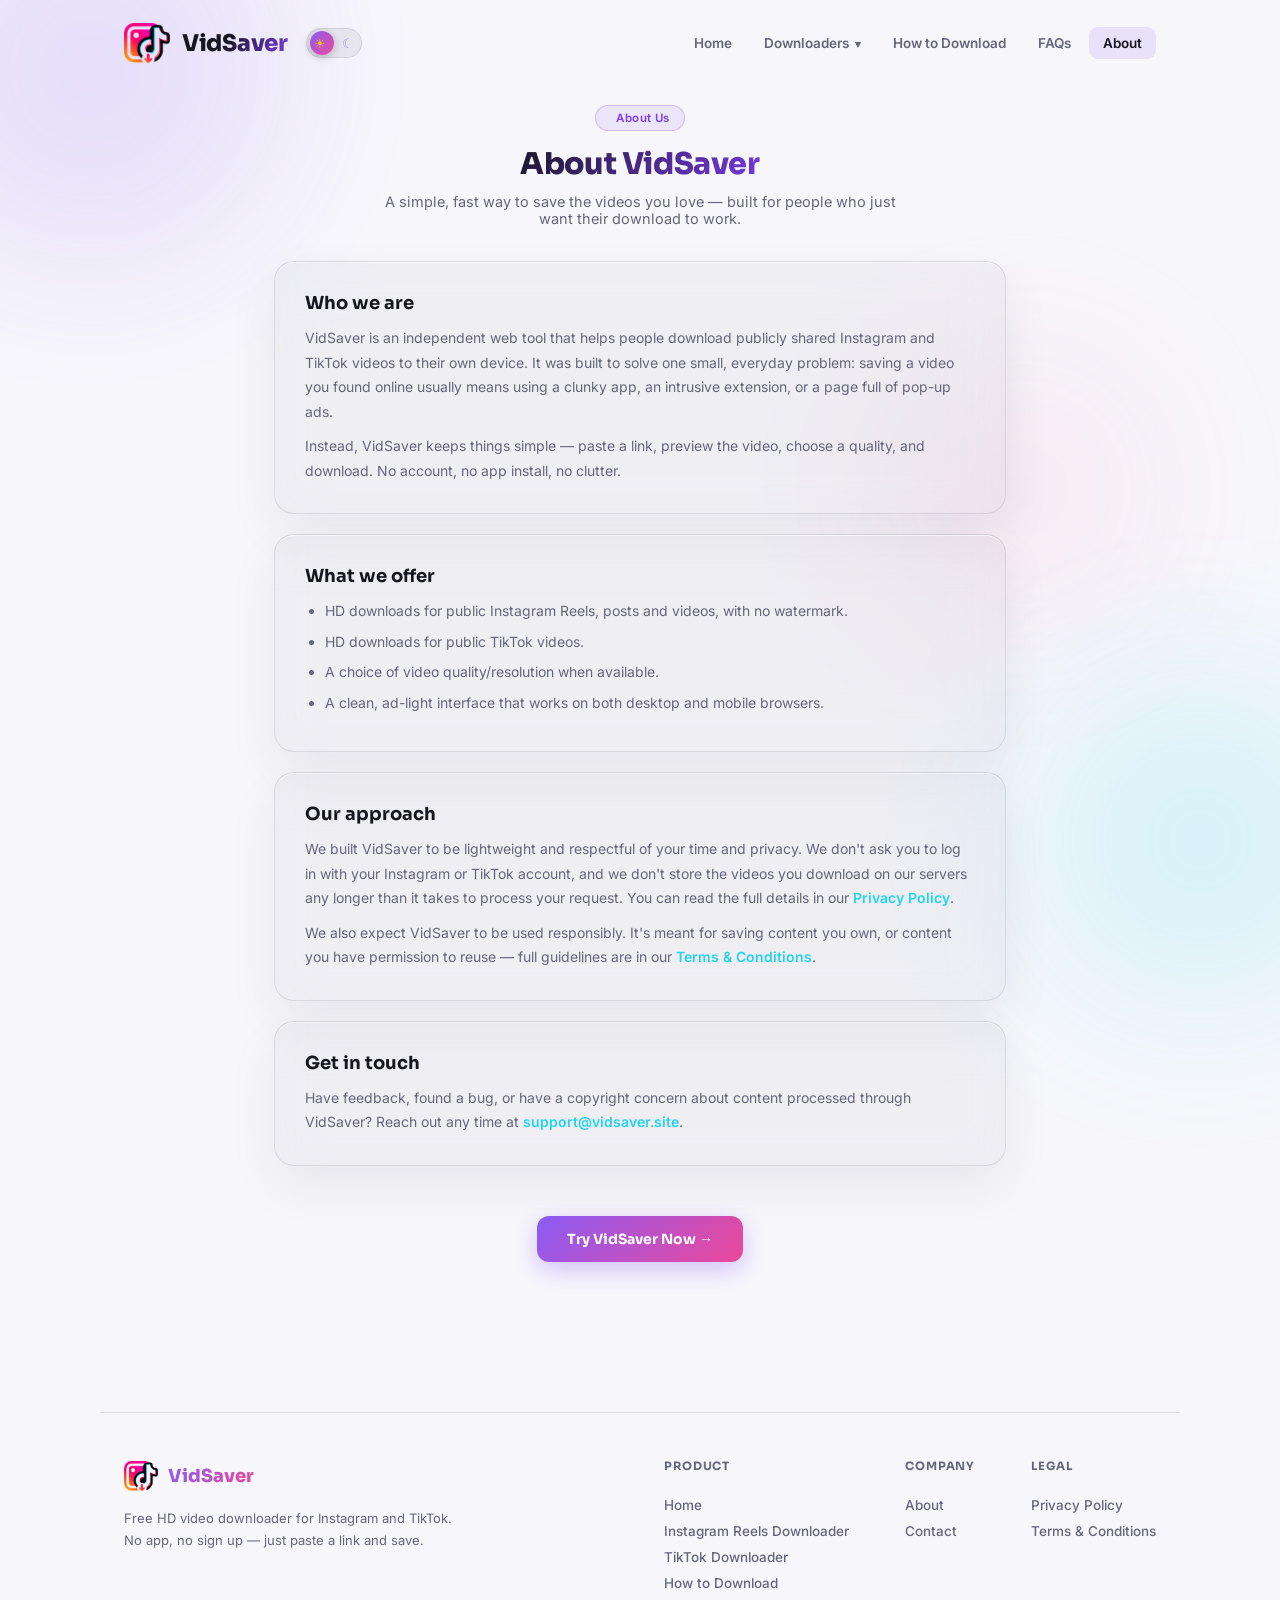
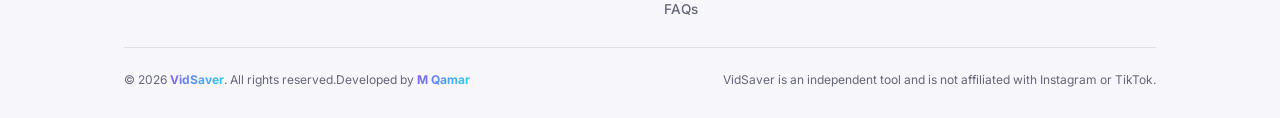
<file: about.html>
<!DOCTYPE html>
<html lang="en">
<head>
<!-- Google tag (gtag.js) -->
<script async src="https://www.googletagmanager.com/gtag/js?id=G-ZDQRNZ3Z0Q"></script>
<script>
  window.dataLayer = window.dataLayer || [];
  function gtag(){dataLayer.push(arguments);}
  gtag('js', new Date());
  gtag('config', 'G-ZDQRNZ3Z0Q');
</script>

<meta charset="UTF-8" />
<meta name="viewport" content="width=device-width, initial-scale=1.0" />
<title>About VidSaver — Instagram & TikTok Video Downloader</title>
<meta name="description" content="Learn about VidSaver, a free tool for downloading Instagram and TikTok videos in HD, why it exists and how it works.">
<meta name="theme-color" content="#0a0b12">
<link rel="canonical" href="https://vidsaver.site/about.html">
<link rel="icon" href="logo.png" type="image/png">
<link rel="preconnect" href="https://fonts.googleapis.com">
<link href="https://fonts.googleapis.com/css2?family=Sora:wght@500;600;700;800&family=Inter:wght@400;500;600&display=swap" rel="stylesheet">
<link rel="stylesheet" href="style.css">
</head>
<body>
<script>(function(){try{if(localStorage.getItem("vidsaver-theme")==="dark"){document.body.classList.add("dark-theme");}}catch(e){}})();</script>

<div class="glow one"></div>
<div class="glow two"></div>
<div class="glow three"></div>

<header class="site-header">
  <a class="brand" href="/">
    <img src="logo.png" alt="VidSaver logo">
    <span>VidSaver</span>
  </a>
  <div class="header-actions">
    <button class="theme-toggle" id="themeToggle" aria-label="Toggle light and dark theme" title="Switch theme">
      <span class="tt-icon tt-sun" aria-hidden="true">☀</span>
      <span class="tt-knob"></span>
      <span class="tt-icon tt-moon" aria-hidden="true">☾</span>
    </button>
    <button class="nav-toggle" id="navToggle" aria-label="Menu">☰</button>
  </div>
  <nav class="main-nav" id="mainNav">
    <a href="/">Home</a>
    <div class="nav-dd"><button class="nav-dd-btn" type="button" aria-haspopup="true">Downloaders</button><div class="nav-dd-menu"><a href="instagram-reels-downloader.html">Instagram Reels</a><a href="tiktok-downloader-no-watermark.html">TikTok Downloader</a></div></div>
    <a href="how-to-download.html">How to Download</a>
    <a href="faq.html">FAQs</a>
    <a href="about.html" class="active">About</a>
  </nav>
</header>

<main class="content-wrap">
  <div class="content-hero">
    <span class="eyebrow"><span class="dot"></span> About Us</span>
    <h1>About VidSaver</h1>
    <p>A simple, fast way to save the videos you love — built for people who just want their download to work.</p>
  </div>

  <div class="content-card">
    <h2>Who we are</h2>
    <p>VidSaver is an independent web tool that helps people download publicly shared Instagram and TikTok videos to their own device. It was built to solve one small, everyday problem: saving a video you found online usually means using a clunky app, an intrusive extension, or a page full of pop-up ads.</p>
    <p>Instead, VidSaver keeps things simple — paste a link, preview the video, choose a quality, and download. No account, no app install, no clutter.</p>
  </div>

  <div class="content-card">
    <h2>What we offer</h2>
    <ul>
      <li>HD downloads for public Instagram Reels, posts and videos, with no watermark.</li>
      <li>HD downloads for public TikTok videos.</li>
      <li>A choice of video quality/resolution when available.</li>
      <li>A clean, ad-light interface that works on both desktop and mobile browsers.</li>
    </ul>
  </div>

  <div class="content-card">
    <h2>Our approach</h2>
    <p>We built VidSaver to be lightweight and respectful of your time and privacy. We don't ask you to log in with your Instagram or TikTok account, and we don't store the videos you download on our servers any longer than it takes to process your request. You can read the full details in our <a href="privacy-policy.html" class="inline-link">Privacy Policy</a>.</p>
    <p>We also expect VidSaver to be used responsibly. It's meant for saving content you own, or content you have permission to reuse — full guidelines are in our <a href="terms.html" class="inline-link">Terms &amp; Conditions</a>.</p>
  </div>

  <div class="content-card">
    <h2>Get in touch</h2>
    <p>Have feedback, found a bug, or have a copyright concern about content processed through VidSaver? Reach out any time at <a href="mailto:support@vidsaver.site" class="inline-link">support@vidsaver.site</a>.</p>
  </div>

  <div class="cta-band">
    <a class="btn" href="/">Try VidSaver Now →</a>
  </div>
</main>

<footer class="site-footer">
  <div class="footer-top">
    <div class="footer-brand">
      <a class="footer-logo" href="/">
        <img src="logo.png" alt="VidSaver logo">
        <span>VidSaver</span>
      </a>
      <p>Free HD video downloader for Instagram and TikTok. No app, no sign up — just paste a link and save.</p>
    </div>
    <div class="footer-cols">
      <div class="footer-col">
        <h4>Product</h4>
        <a href="/">Home</a>
        <a href="instagram-reels-downloader.html">Instagram Reels Downloader</a>
        <a href="tiktok-downloader-no-watermark.html">TikTok Downloader</a>
        <a href="how-to-download.html">How to Download</a>
        <a href="faq.html">FAQs</a>
      </div>
      <div class="footer-col">
        <h4>Company</h4>
        <a href="about.html">About</a>
        <a href="mailto:support@vidsaver.site">Contact</a>
      </div>
      <div class="footer-col">
        <h4>Legal</h4>
        <a href="privacy-policy.html">Privacy Policy</a>
        <a href="terms.html">Terms &amp; Conditions</a>
      </div>
    </div>
  </div>
  <div class="footer-bottom">
    <span>© 2026 <b>VidSaver</b>. All rights reserved.<br class="footer-br">Developed by <b>M&nbsp;Qamar</b></span>
    <span class="footer-disclaimer">VidSaver is an independent tool and is not affiliated with Instagram or TikTok.</span>
  </div>
</footer>

<script>
  document.getElementById("navToggle").addEventListener("click", () => {
    document.getElementById("mainNav").classList.toggle("open");
  });
</script>

<script>
  (function () {
    var THEME_KEY = "vidsaver-theme";
    var saved = localStorage.getItem(THEME_KEY);
    if (saved === "dark") document.body.classList.add("dark-theme");
    var themeToggle = document.getElementById("themeToggle");
    if (themeToggle) {
      themeToggle.addEventListener("click", function () {
        var isDark = document.body.classList.toggle("dark-theme");
        localStorage.setItem(THEME_KEY, isDark ? "dark" : "light");
      });
    }
  })();
</script>
</body>
</html>
</file>
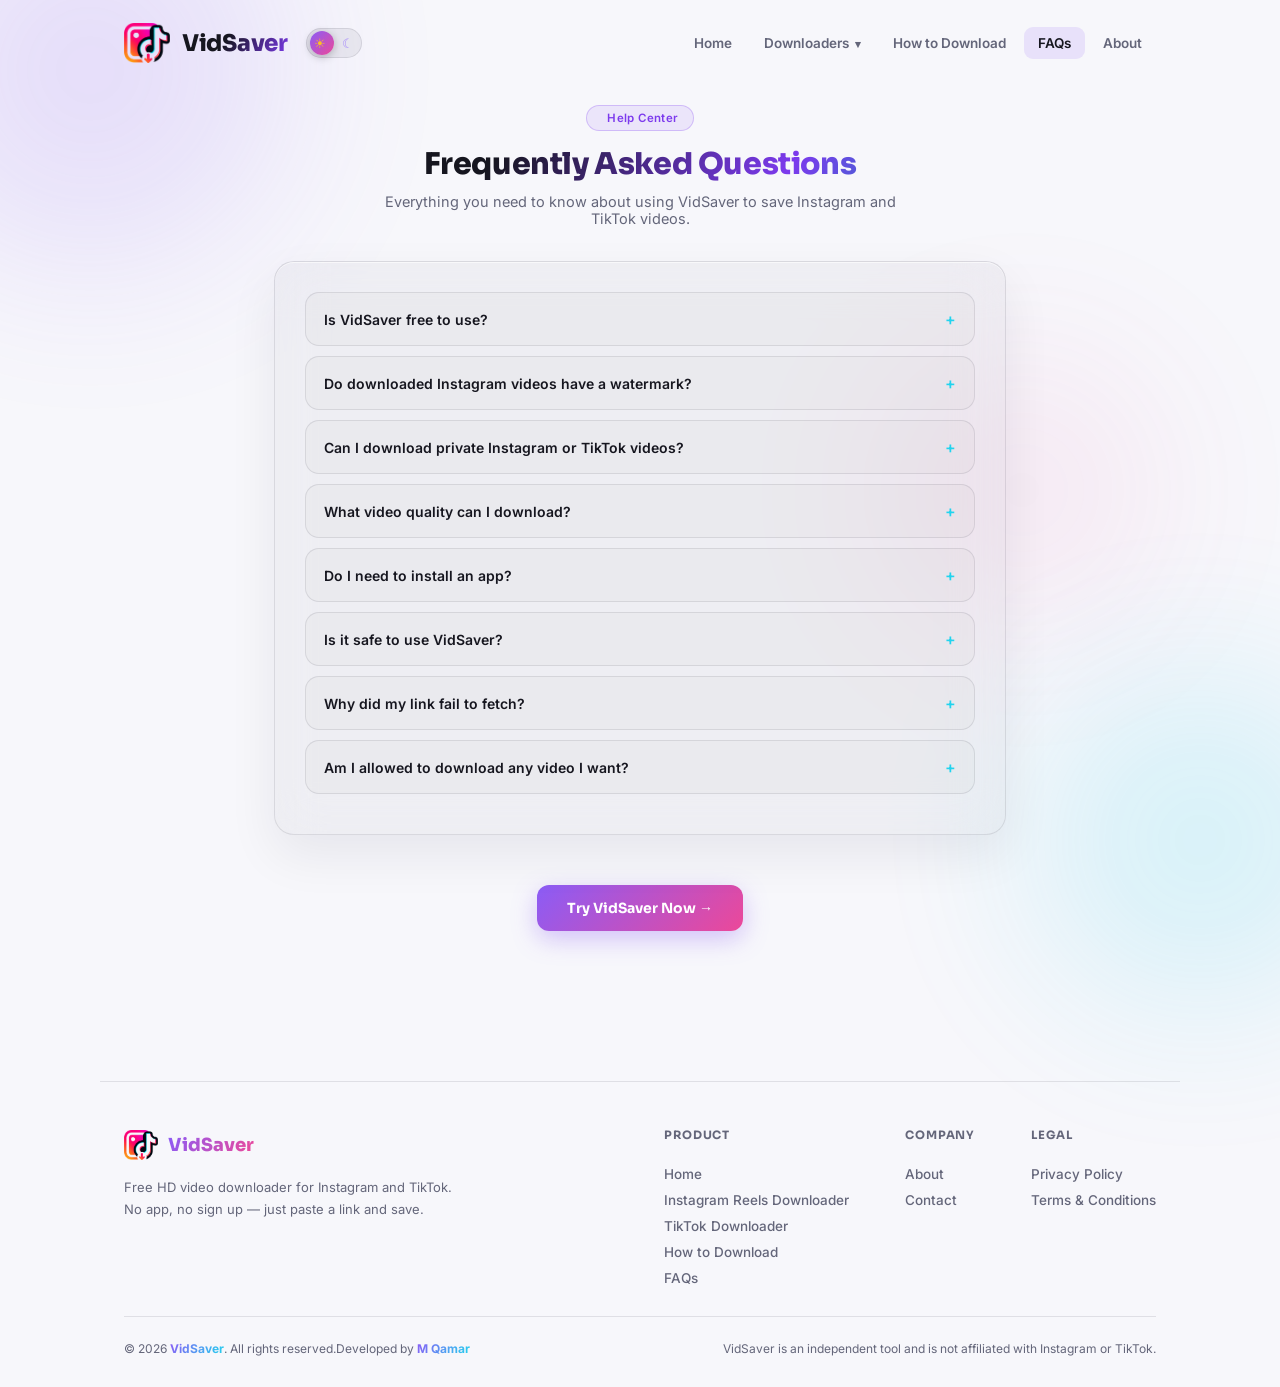
<file: faq.html>
<!DOCTYPE html>
<html lang="en">
<head>
<!-- Google tag (gtag.js) -->
<script async src="https://www.googletagmanager.com/gtag/js?id=G-ZDQRNZ3Z0Q"></script>
<script>
  window.dataLayer = window.dataLayer || [];
  function gtag(){dataLayer.push(arguments);}
  gtag('js', new Date());
  gtag('config', 'G-ZDQRNZ3Z0Q');
</script>

<meta charset="UTF-8" />
<meta name="viewport" content="width=device-width, initial-scale=1.0" />
<title>FAQs — VidSaver Instagram & TikTok Video Downloader</title>
<meta name="description" content="Answers to common questions about downloading Instagram and TikTok videos with VidSaver — quality, cost, safety, watermark and more.">
<meta name="theme-color" content="#0a0b12">
<link rel="canonical" href="https://vidsaver.site/faq.html">
<link rel="icon" href="logo.png" type="image/png">
<link rel="preconnect" href="https://fonts.googleapis.com">
<link href="https://fonts.googleapis.com/css2?family=Sora:wght@500;600;700;800&family=Inter:wght@400;500;600&display=swap" rel="stylesheet">
<link rel="stylesheet" href="style.css">

<!-- Structured data: FAQPage -->
<script type="application/ld+json">
{
  "@context": "https://schema.org",
  "@type": "FAQPage",
  "mainEntity": [
    {
      "@type": "Question",
      "name": "Is VidSaver free to use?",
      "acceptedAnswer": {
        "@type": "Answer",
        "text": "Yes. VidSaver is completely free — there's no sign up, no account and no hidden charges to download videos."
      }
    },
    {
      "@type": "Question",
      "name": "Do downloaded Instagram videos have a watermark?",
      "acceptedAnswer": {
        "@type": "Answer",
        "text": "No. VidSaver fetches the original video file, so downloads are clean and don't add any watermark or logo on top of the video."
      }
    },
    {
      "@type": "Question",
      "name": "Can I download private Instagram or TikTok videos?",
      "acceptedAnswer": {
        "@type": "Answer",
        "text": "No. VidSaver can only fetch videos from public accounts and public posts. Private content isn't accessible, in line with Instagram and TikTok's own privacy protections."
      }
    },
    {
      "@type": "Question",
      "name": "What video quality can I download?",
      "acceptedAnswer": {
        "@type": "Answer",
        "text": "Depending on the source video, VidSaver usually offers a choice of resolutions (for example SD and HD) so you can pick the file size and quality that suits you."
      }
    },
    {
      "@type": "Question",
      "name": "Do I need to install an app?",
      "acceptedAnswer": {
        "@type": "Answer",
        "text": "No app is required. VidSaver works entirely in your browser on desktop or mobile — just paste a link and download."
      }
    },
    {
      "@type": "Question",
      "name": "Is it safe to use VidSaver?",
      "acceptedAnswer": {
        "@type": "Answer",
        "text": "VidSaver only processes the video link you provide to retrieve the downloadable file — it doesn't ask for your Instagram or TikTok login."
      }
    },
    {
      "@type": "Question",
      "name": "Why did my link fail to fetch?",
      "acceptedAnswer": {
        "@type": "Answer",
        "text": "This usually happens if the link is incomplete, the post has been deleted, or the account/video is private. Double-check the URL and try again."
      }
    },
    {
      "@type": "Question",
      "name": "Am I allowed to download any video I want?",
      "acceptedAnswer": {
        "@type": "Answer",
        "text": "You should only download videos you own or have permission to reuse. Downloading and redistributing someone else's content without permission may violate their rights and the platform's terms."
      }
    }
  ]
}
</script>
</head>
<body>
<script>(function(){try{if(localStorage.getItem("vidsaver-theme")==="dark"){document.body.classList.add("dark-theme");}}catch(e){}})();</script>

<div class="glow one"></div>
<div class="glow two"></div>
<div class="glow three"></div>

<header class="site-header">
  <a class="brand" href="/">
    <img src="logo.png" alt="VidSaver logo">
    <span>VidSaver</span>
  </a>
  <div class="header-actions">
    <button class="theme-toggle" id="themeToggle" aria-label="Toggle light and dark theme" title="Switch theme">
      <span class="tt-icon tt-sun" aria-hidden="true">☀</span>
      <span class="tt-knob"></span>
      <span class="tt-icon tt-moon" aria-hidden="true">☾</span>
    </button>
    <button class="nav-toggle" id="navToggle" aria-label="Menu">☰</button>
  </div>
  <nav class="main-nav" id="mainNav">
    <a href="/">Home</a>
    <div class="nav-dd"><button class="nav-dd-btn" type="button" aria-haspopup="true">Downloaders</button><div class="nav-dd-menu"><a href="instagram-reels-downloader.html">Instagram Reels</a><a href="tiktok-downloader-no-watermark.html">TikTok Downloader</a></div></div>
    <a href="how-to-download.html">How to Download</a>
    <a href="faq.html" class="active">FAQs</a>
    <a href="about.html">About</a>
  </nav>
</header>

<main class="content-wrap">
  <div class="content-hero">
    <span class="eyebrow"><span class="dot"></span> Help Center</span>
    <h1>Frequently Asked Questions</h1>
    <p>Everything you need to know about using VidSaver to save Instagram and TikTok videos.</p>
  </div>

  <div class="content-card">
    <div id="faqList"></div>
  </div>

  <div class="cta-band">
    <a class="btn" href="/">Try VidSaver Now →</a>
  </div>
</main>

<footer class="site-footer">
  <div class="footer-top">
    <div class="footer-brand">
      <a class="footer-logo" href="/">
        <img src="logo.png" alt="VidSaver logo">
        <span>VidSaver</span>
      </a>
      <p>Free HD video downloader for Instagram and TikTok. No app, no sign up — just paste a link and save.</p>
    </div>
    <div class="footer-cols">
      <div class="footer-col">
        <h4>Product</h4>
        <a href="/">Home</a>
        <a href="instagram-reels-downloader.html">Instagram Reels Downloader</a>
        <a href="tiktok-downloader-no-watermark.html">TikTok Downloader</a>
        <a href="how-to-download.html">How to Download</a>
        <a href="faq.html">FAQs</a>
      </div>
      <div class="footer-col">
        <h4>Company</h4>
        <a href="about.html">About</a>
        <a href="mailto:support@vidsaver.site">Contact</a>
      </div>
      <div class="footer-col">
        <h4>Legal</h4>
        <a href="privacy-policy.html">Privacy Policy</a>
        <a href="terms.html">Terms &amp; Conditions</a>
      </div>
    </div>
  </div>
  <div class="footer-bottom">
    <span>© 2026 <b>VidSaver</b>. All rights reserved.<br class="footer-br">Developed by <b>M&nbsp;Qamar</b></span>
    <span class="footer-disclaimer">VidSaver is an independent tool and is not affiliated with Instagram or TikTok.</span>
  </div>
</footer>

<script>
  document.getElementById("navToggle").addEventListener("click", () => {
    document.getElementById("mainNav").classList.toggle("open");
  });

  const faqs = [
    {
      q: "Is VidSaver free to use?",
      a: "Yes. VidSaver is completely free — there's no sign up, no account and no hidden charges to download videos."
    },
    {
      q: "Do downloaded Instagram videos have a watermark?",
      a: "No. VidSaver fetches the original video file, so downloads are clean and don't add any watermark or logo on top of the video."
    },
    {
      q: "Can I download private Instagram or TikTok videos?",
      a: "No. VidSaver can only fetch videos from public accounts and public posts. Private content isn't accessible, in line with Instagram and TikTok's own privacy protections."
    },
    {
      q: "What video quality can I download?",
      a: "Depending on the source video, VidSaver usually offers a choice of resolutions (for example SD and HD) so you can pick the file size and quality that suits you."
    },
    {
      q: "Do I need to install an app?",
      a: "No app is required. VidSaver works entirely in your browser on desktop or mobile — just paste a link and download."
    },
    {
      q: "Is it safe to use VidSaver?",
      a: "VidSaver only processes the video link you provide to retrieve the downloadable file — it doesn't ask for your Instagram or TikTok login. See our Privacy Policy for full details on what data we handle."
    },
    {
      q: "Why did my link fail to fetch?",
      a: "This usually happens if the link is incomplete, the post has been deleted, or the account/video is private. Double-check the URL and try again."
    },
    {
      q: "Am I allowed to download any video I want?",
      a: "You should only download videos you own or have permission to reuse. Downloading and redistributing someone else's content without permission may violate their rights and the platform's terms — see our Terms & Conditions."
    }
  ];

  const list = document.getElementById("faqList");
  faqs.forEach((item, i) => {
    const div = document.createElement("div");
    div.className = "faq-item";
    div.innerHTML = `
      <button class="faq-q" aria-expanded="false">
        <span>${item.q}</span>
        <span class="icon">+</span>
      </button>
      <div class="faq-a"><div class="faq-a-inner">${item.a}</div></div>
    `;
    div.querySelector(".faq-q").addEventListener("click", () => {
      div.classList.toggle("open");
    });
    list.appendChild(div);
  });
</script>

<script>
  (function () {
    var THEME_KEY = "vidsaver-theme";
    var saved = localStorage.getItem(THEME_KEY);
    if (saved === "dark") document.body.classList.add("dark-theme");
    var themeToggle = document.getElementById("themeToggle");
    if (themeToggle) {
      themeToggle.addEventListener("click", function () {
        var isDark = document.body.classList.toggle("dark-theme");
        localStorage.setItem(THEME_KEY, isDark ? "dark" : "light");
      });
    }
  })();
</script>
</body>
</html>
</file>
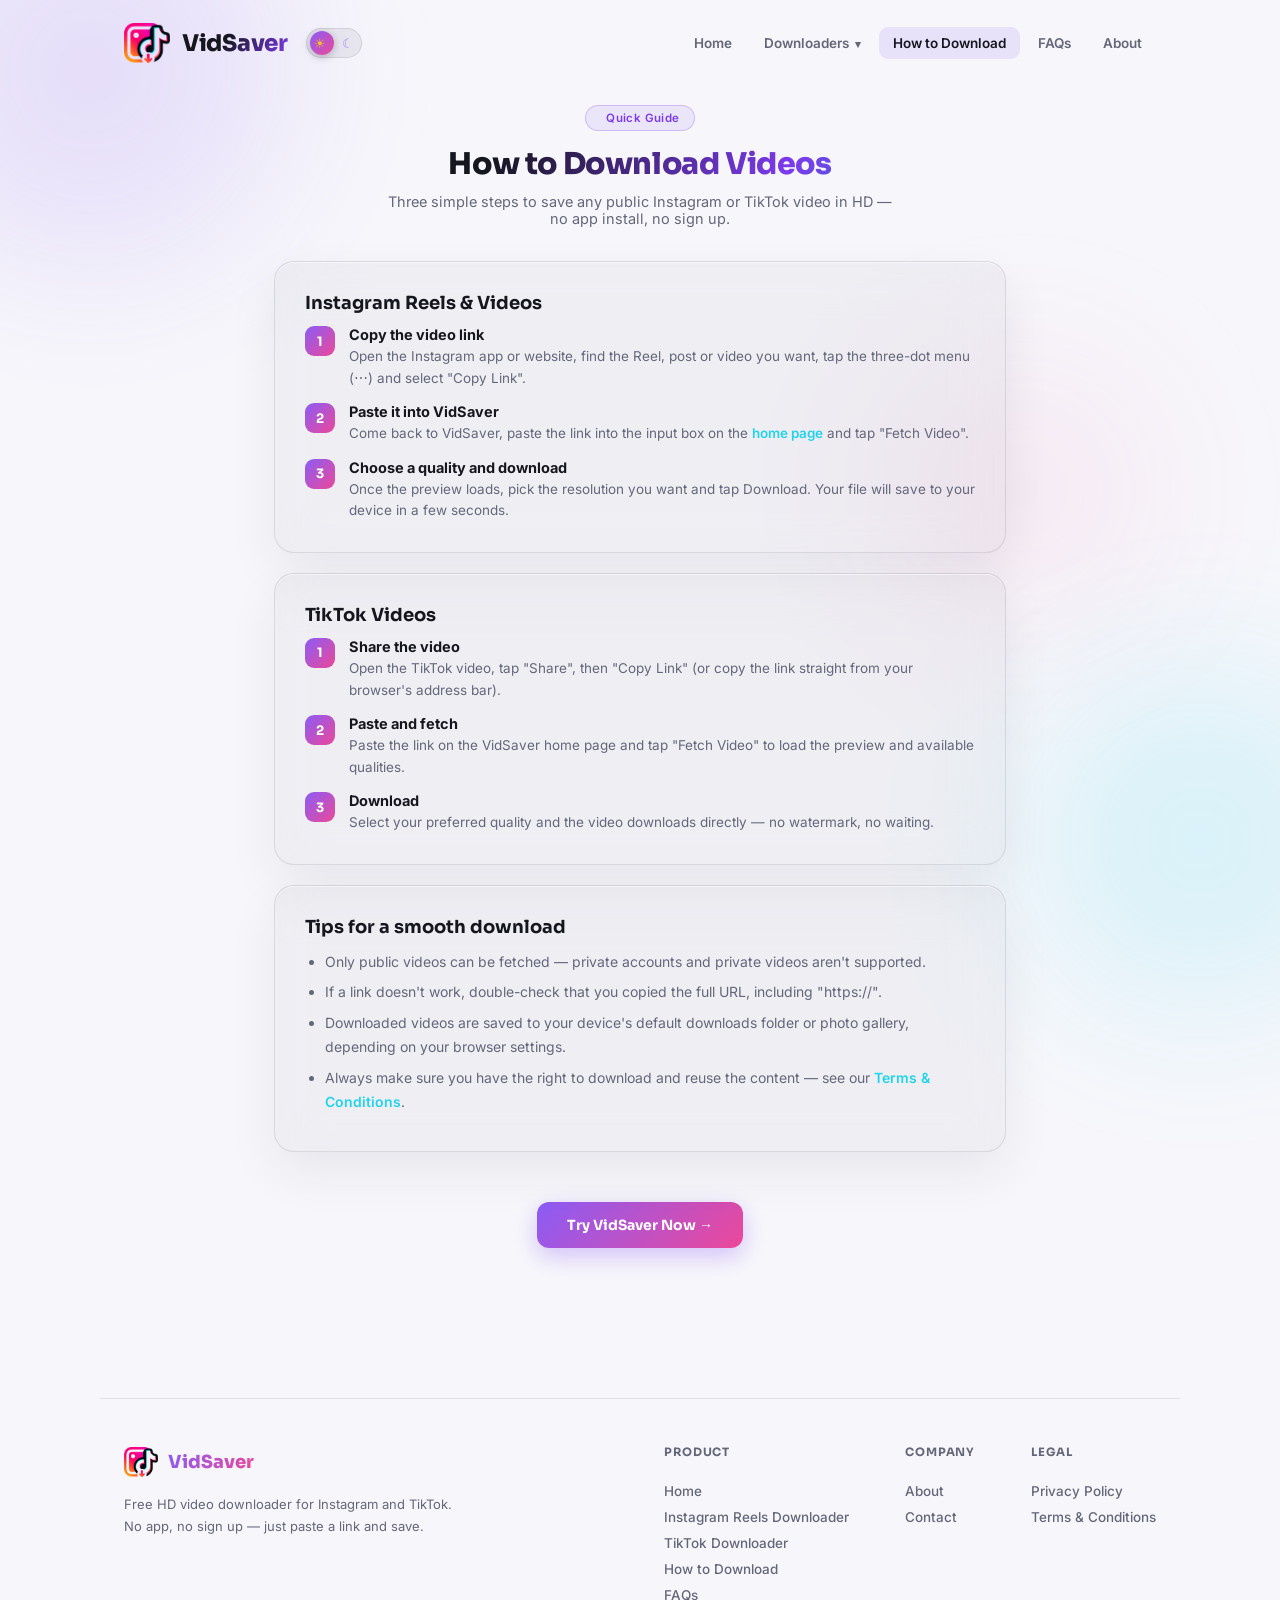
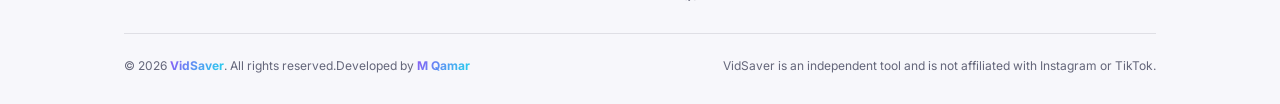
<file: how-to-download.html>
<!DOCTYPE html>
<html lang="en">
<head>
<!-- Google tag (gtag.js) -->
<script async src="https://www.googletagmanager.com/gtag/js?id=G-ZDQRNZ3Z0Q"></script>
<script>
  window.dataLayer = window.dataLayer || [];
  function gtag(){dataLayer.push(arguments);}
  gtag('js', new Date());
  gtag('config', 'G-ZDQRNZ3Z0Q');
</script>

<meta charset="UTF-8" />
<meta name="viewport" content="width=device-width, initial-scale=1.0" />
<title>How to Download Instagram & TikTok Videos — VidSaver</title>
<meta name="description" content="Step-by-step guide to download Instagram Reels, videos and TikTok clips in HD using VidSaver — free, fast and no sign up required.">
<meta name="theme-color" content="#0a0b12">
<link rel="canonical" href="https://vidsaver.site/how-to-download.html">
<link rel="icon" href="logo.png" type="image/png">
<link rel="preconnect" href="https://fonts.googleapis.com">
<link href="https://fonts.googleapis.com/css2?family=Sora:wght@500;600;700;800&family=Inter:wght@400;500;600&display=swap" rel="stylesheet">
<link rel="stylesheet" href="style.css">
</head>
<body>
<script>(function(){try{if(localStorage.getItem("vidsaver-theme")==="dark"){document.body.classList.add("dark-theme");}}catch(e){}})();</script>

<div class="glow one"></div>
<div class="glow two"></div>
<div class="glow three"></div>

<header class="site-header">
  <a class="brand" href="/">
    <img src="logo.png" alt="VidSaver logo">
    <span>VidSaver</span>
  </a>
  <div class="header-actions">
    <button class="theme-toggle" id="themeToggle" aria-label="Toggle light and dark theme" title="Switch theme">
      <span class="tt-icon tt-sun" aria-hidden="true">☀</span>
      <span class="tt-knob"></span>
      <span class="tt-icon tt-moon" aria-hidden="true">☾</span>
    </button>
    <button class="nav-toggle" id="navToggle" aria-label="Menu">☰</button>
  </div>
  <nav class="main-nav" id="mainNav">
    <a href="/">Home</a>
    <div class="nav-dd"><button class="nav-dd-btn" type="button" aria-haspopup="true">Downloaders</button><div class="nav-dd-menu"><a href="instagram-reels-downloader.html">Instagram Reels</a><a href="tiktok-downloader-no-watermark.html">TikTok Downloader</a></div></div>
    <a href="how-to-download.html" class="active">How to Download</a>
    <a href="faq.html">FAQs</a>
    <a href="about.html">About</a>
  </nav>
</header>

<main class="content-wrap">
  <div class="content-hero">
    <span class="eyebrow"><span class="dot"></span> Quick Guide</span>
    <h1>How to Download Videos</h1>
    <p>Three simple steps to save any public Instagram or TikTok video in HD — no app install, no sign up.</p>
  </div>

  <div class="content-card">
    <h2>Instagram Reels &amp; Videos</h2>
    <div class="step-list">
      <div class="step-item">
        <span class="step-num">1</span>
        <div class="step-text">
          <h3>Copy the video link</h3>
          <p>Open the Instagram app or website, find the Reel, post or video you want, tap the three-dot menu (⋯) and select "Copy Link".</p>
        </div>
      </div>
      <div class="step-item">
        <span class="step-num">2</span>
        <div class="step-text">
          <h3>Paste it into VidSaver</h3>
          <p>Come back to VidSaver, paste the link into the input box on the <a href="/" class="inline-link">home page</a> and tap "Fetch Video".</p>
        </div>
      </div>
      <div class="step-item">
        <span class="step-num">3</span>
        <div class="step-text">
          <h3>Choose a quality and download</h3>
          <p>Once the preview loads, pick the resolution you want and tap Download. Your file will save to your device in a few seconds.</p>
        </div>
      </div>
    </div>
  </div>

  <div class="content-card">
    <h2>TikTok Videos</h2>
    <div class="step-list">
      <div class="step-item">
        <span class="step-num">1</span>
        <div class="step-text">
          <h3>Share the video</h3>
          <p>Open the TikTok video, tap "Share", then "Copy Link" (or copy the link straight from your browser's address bar).</p>
        </div>
      </div>
      <div class="step-item">
        <span class="step-num">2</span>
        <div class="step-text">
          <h3>Paste and fetch</h3>
          <p>Paste the link on the VidSaver home page and tap "Fetch Video" to load the preview and available qualities.</p>
        </div>
      </div>
      <div class="step-item">
        <span class="step-num">3</span>
        <div class="step-text">
          <h3>Download</h3>
          <p>Select your preferred quality and the video downloads directly — no watermark, no waiting.</p>
        </div>
      </div>
    </div>
  </div>

  <div class="content-card">
    <h2>Tips for a smooth download</h2>
    <ul>
      <li>Only public videos can be fetched — private accounts and private videos aren't supported.</li>
      <li>If a link doesn't work, double-check that you copied the full URL, including "https://".</li>
      <li>Downloaded videos are saved to your device's default downloads folder or photo gallery, depending on your browser settings.</li>
      <li>Always make sure you have the right to download and reuse the content — see our <a href="terms.html" class="inline-link">Terms &amp; Conditions</a>.</li>
    </ul>
  </div>

  <div class="cta-band">
    <a class="btn" href="/">Try VidSaver Now →</a>
  </div>
</main>

<footer class="site-footer">
  <div class="footer-top">
    <div class="footer-brand">
      <a class="footer-logo" href="/">
        <img src="logo.png" alt="VidSaver logo">
        <span>VidSaver</span>
      </a>
      <p>Free HD video downloader for Instagram and TikTok. No app, no sign up — just paste a link and save.</p>
    </div>
    <div class="footer-cols">
      <div class="footer-col">
        <h4>Product</h4>
        <a href="/">Home</a>
        <a href="instagram-reels-downloader.html">Instagram Reels Downloader</a>
        <a href="tiktok-downloader-no-watermark.html">TikTok Downloader</a>
        <a href="how-to-download.html">How to Download</a>
        <a href="faq.html">FAQs</a>
      </div>
      <div class="footer-col">
        <h4>Company</h4>
        <a href="about.html">About</a>
        <a href="mailto:support@vidsaver.site">Contact</a>
      </div>
      <div class="footer-col">
        <h4>Legal</h4>
        <a href="privacy-policy.html">Privacy Policy</a>
        <a href="terms.html">Terms &amp; Conditions</a>
      </div>
    </div>
  </div>
  <div class="footer-bottom">
    <span>© 2026 <b>VidSaver</b>. All rights reserved.<br class="footer-br">Developed by <b>M&nbsp;Qamar</b></span>
    <span class="footer-disclaimer">VidSaver is an independent tool and is not affiliated with Instagram or TikTok.</span>
  </div>
</footer>

<script>
  document.getElementById("navToggle").addEventListener("click", () => {
    document.getElementById("mainNav").classList.toggle("open");
  });
</script>

<script>
  (function () {
    var THEME_KEY = "vidsaver-theme";
    var saved = localStorage.getItem(THEME_KEY);
    if (saved === "dark") document.body.classList.add("dark-theme");
    var themeToggle = document.getElementById("themeToggle");
    if (themeToggle) {
      themeToggle.addEventListener("click", function () {
        var isDark = document.body.classList.toggle("dark-theme");
        localStorage.setItem(THEME_KEY, isDark ? "dark" : "light");
      });
    }
  })();
</script>
</body>
</html>
</file>
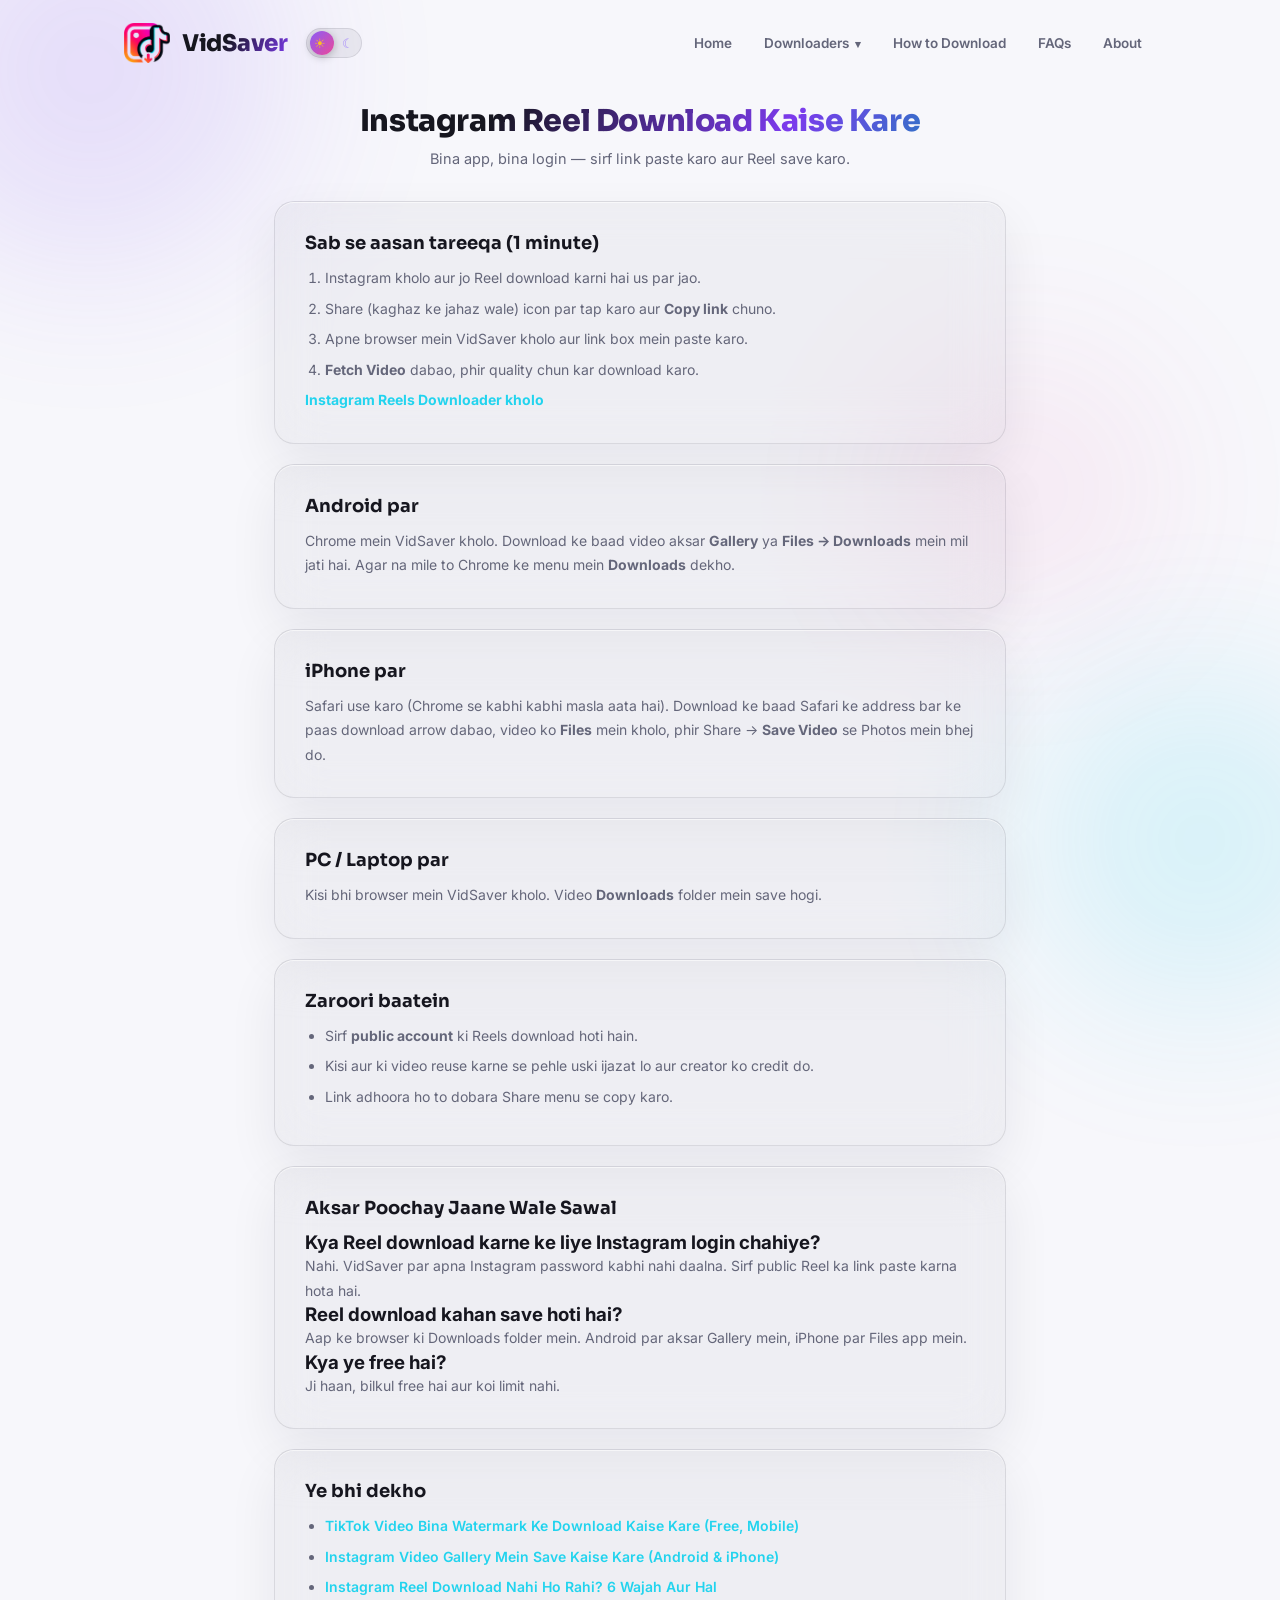
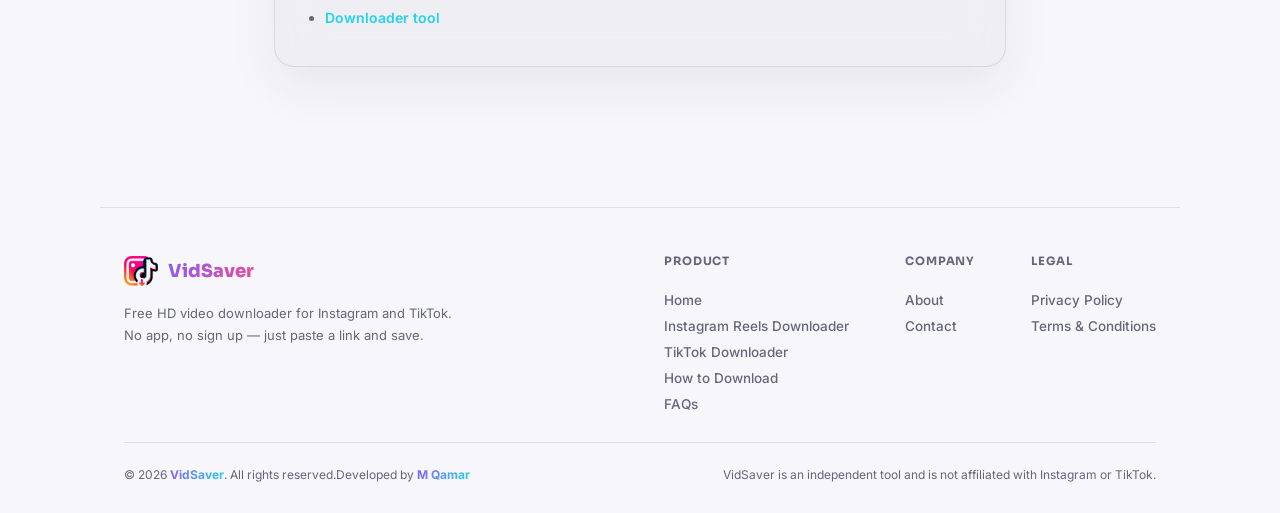
<file: instagram-reel-download-kaise-kare.html>
<!DOCTYPE html>
<html lang="ur-Latn">
<head>
<!-- Google tag (gtag.js) -->
<script async src="https://www.googletagmanager.com/gtag/js?id=G-ZDQRNZ3Z0Q"></script>
<script>
  window.dataLayer = window.dataLayer || [];
  function gtag(){dataLayer.push(arguments);}
  gtag('js', new Date());
  gtag('config', 'G-ZDQRNZ3Z0Q');
</script>

<meta charset="UTF-8" />
<meta name="viewport" content="width=device-width, initial-scale=1.0" />
<title>Instagram Reel Download Kaise Kare — Mobile Par Free (Step by Step)</title>
<meta name="description" content="Instagram Reel download kaise kare? Android, iPhone aur PC par bina app aur bina login ke Reel save karne ka aasan tareeqa, step by step.">
<meta name="theme-color" content="#0a0b12">
<link rel="canonical" href="https://vidsaver.site/instagram-reel-download-kaise-kare.html">
<meta property="og:title" content="Instagram Reel Download Kaise Kare — Mobile Par Free (Step by Step)">
<meta property="og:description" content="Instagram Reel download kaise kare? Android, iPhone aur PC par bina app aur bina login ke Reel save karne ka aasan tareeqa, step by step.">
<meta property="og:type" content="article">
<meta property="og:url" content="https://vidsaver.site/instagram-reel-download-kaise-kare.html">
<meta property="og:image" content="https://vidsaver.site/logo.png">
<link rel="icon" href="logo.png" type="image/png">
<link rel="preconnect" href="https://fonts.googleapis.com">
<link href="https://fonts.googleapis.com/css2?family=Sora:wght@500;600;700;800&family=Inter:wght@400;500;600&display=swap" rel="stylesheet">
<link rel="stylesheet" href="style.css">
<script type="application/ld+json">
{
 "@context": "https://schema.org",
 "@type": "Article",
 "headline": "Instagram Reel Download Kaise Kare",
 "description": "Instagram Reel download kaise kare? Android, iPhone aur PC par bina app aur bina login ke Reel save karne ka aasan tareeqa, step by step.",
 "inLanguage": "ur-Latn",
 "dateModified": "2026-09-28",
 "datePublished": "2026-09-28",
 "author": {
  "@type": "Organization",
  "name": "VidSaver"
 },
 "mainEntityOfPage": "https://vidsaver.site/instagram-reel-download-kaise-kare.html"
}
</script>
<script type="application/ld+json">
{
 "@context": "https://schema.org",
 "@type": "BreadcrumbList",
 "itemListElement": [
  {
   "@type": "ListItem",
   "position": 1,
   "name": "Home",
   "item": "https://vidsaver.site/"
  },
  {
   "@type": "ListItem",
   "position": 2,
   "name": "Instagram Reel Download Kaise Kare",
   "item": "https://vidsaver.site/instagram-reel-download-kaise-kare.html"
  }
 ]
}
</script>
<script type="application/ld+json">
{
 "@context": "https://schema.org",
 "@type": "FAQPage",
 "mainEntity": [
  {
   "@type": "Question",
   "name": "Kya Reel download karne ke liye Instagram login chahiye?",
   "acceptedAnswer": {
    "@type": "Answer",
    "text": "Nahi. VidSaver par apna Instagram password kabhi nahi daalna. Sirf public Reel ka link paste karna hota hai."
   }
  },
  {
   "@type": "Question",
   "name": "Reel download kahan save hoti hai?",
   "acceptedAnswer": {
    "@type": "Answer",
    "text": "Aap ke browser ki Downloads folder mein. Android par aksar Gallery mein, iPhone par Files app mein."
   }
  },
  {
   "@type": "Question",
   "name": "Kya ye free hai?",
   "acceptedAnswer": {
    "@type": "Answer",
    "text": "Ji haan, bilkul free hai aur koi limit nahi."
   }
  }
 ]
}
</script>
</head>
<body>
<script>(function(){try{if(localStorage.getItem("vidsaver-theme")==="dark"){document.body.classList.add("dark-theme");}}catch(e){}})();</script>

<div class="glow one"></div>
<div class="glow two"></div>
<div class="glow three"></div>

<header class="site-header">
  <a class="brand" href="/">
    <img src="logo.png" alt="VidSaver logo">
    <span>VidSaver</span>
  </a>
  <div class="header-actions">
    <button class="theme-toggle" id="themeToggle" aria-label="Toggle light and dark theme" title="Switch theme">
      <span class="tt-icon tt-sun" aria-hidden="true">☀</span>
      <span class="tt-knob"></span>
      <span class="tt-icon tt-moon" aria-hidden="true">☾</span>
    </button>
    <button class="nav-toggle" id="navToggle" aria-label="Menu">☰</button>
  </div>
  <nav class="main-nav" id="mainNav">
    <a href="/">Home</a>
    <div class="nav-dd"><button class="nav-dd-btn" type="button" aria-haspopup="true">Downloaders</button><div class="nav-dd-menu"><a href="instagram-reels-downloader.html">Instagram Reels</a><a href="tiktok-downloader-no-watermark.html">TikTok Downloader</a></div></div>
    <a href="how-to-download.html">How to Download</a>
    <a href="faq.html">FAQs</a>
    <a href="about.html">About</a>
  </nav>
</header>

<main class="content-wrap">
  <div class="content-hero">
    <h1>Instagram Reel Download Kaise Kare</h1>
    <p>Bina app, bina login — sirf link paste karo aur Reel save karo.</p>
  </div>
<div class="content-card"><h2>Sab se aasan tareeqa (1 minute)</h2><ol><li>Instagram kholo aur jo Reel download karni hai us par jao.</li><li>Share (kaghaz ke jahaz wale) icon par tap karo aur <b>Copy link</b> chuno.</li><li>Apne browser mein VidSaver kholo aur link box mein paste karo.</li><li><b>Fetch Video</b> dabao, phir quality chun kar download karo.</li></ol><p><a class="inline-link" href="instagram-reels-downloader.html"><b>Instagram Reels Downloader kholo</b></a></p></div>
<div class="content-card"><h2>Android par</h2><p>Chrome mein VidSaver kholo. Download ke baad video aksar <b>Gallery</b> ya <b>Files → Downloads</b> mein mil jati hai. Agar na mile to Chrome ke menu mein <b>Downloads</b> dekho.</p></div>
<div class="content-card"><h2>iPhone par</h2><p>Safari use karo (Chrome se kabhi kabhi masla aata hai). Download ke baad Safari ke address bar ke paas download arrow dabao, video ko <b>Files</b> mein kholo, phir Share → <b>Save Video</b> se Photos mein bhej do.</p></div>
<div class="content-card"><h2>PC / Laptop par</h2><p>Kisi bhi browser mein VidSaver kholo. Video <b>Downloads</b> folder mein save hogi.</p></div>
<div class="content-card"><h2>Zaroori baatein</h2><ul><li>Sirf <b>public account</b> ki Reels download hoti hain.</li><li>Kisi aur ki video reuse karne se pehle uski ijazat lo aur creator ko credit do.</li><li>Link adhoora ho to dobara Share menu se copy karo.</li></ul></div>
<div class="content-card"><h2>Aksar Poochay Jaane Wale Sawal</h2><h3>Kya Reel download karne ke liye Instagram login chahiye?</h3><p>Nahi. VidSaver par apna Instagram password kabhi nahi daalna. Sirf public Reel ka link paste karna hota hai.</p><h3>Reel download kahan save hoti hai?</h3><p>Aap ke browser ki Downloads folder mein. Android par aksar Gallery mein, iPhone par Files app mein.</p><h3>Kya ye free hai?</h3><p>Ji haan, bilkul free hai aur koi limit nahi.</p></div>
<div class="content-card"><h2>Ye bhi dekho</h2><ul><li><a class="inline-link" href="tiktok-video-bina-watermark-download-kaise-kare.html">TikTok Video Bina Watermark Ke Download Kaise Kare (Free, Mobile)</a></li><li><a class="inline-link" href="instagram-video-gallery-mein-save-kaise-kare.html">Instagram Video Gallery Mein Save Kaise Kare (Android & iPhone)</a></li><li><a class="inline-link" href="instagram-reel-download-nahi-ho-rahi.html">Instagram Reel Download Nahi Ho Rahi? 6 Wajah Aur Hal</a></li><li><a class="inline-link" href="instagram-reels-downloader.html">Downloader tool</a></li></ul></div>
</main>

<footer class="site-footer">
  <div class="footer-top">
    <div class="footer-brand">
      <a class="footer-logo" href="/">
        <img src="logo.png" alt="VidSaver logo">
        <span>VidSaver</span>
      </a>
      <p>Free HD video downloader for Instagram and TikTok. No app, no sign up — just paste a link and save.</p>
    </div>
    <div class="footer-cols">
      <div class="footer-col">
        <h4>Product</h4>
        <a href="/">Home</a>
        <a href="instagram-reels-downloader.html">Instagram Reels Downloader</a>
        <a href="tiktok-downloader-no-watermark.html">TikTok Downloader</a>
        <a href="how-to-download.html">How to Download</a>
        <a href="faq.html">FAQs</a>
      </div>
      <div class="footer-col">
        <h4>Company</h4>
        <a href="about.html">About</a>
        <a href="mailto:support@vidsaver.site">Contact</a>
      </div>
      <div class="footer-col">
        <h4>Legal</h4>
        <a href="privacy-policy.html">Privacy Policy</a>
        <a href="terms.html">Terms &amp; Conditions</a>
      </div>
    </div>
  </div>
  <div class="footer-bottom">
    <span>© 2026 <b>VidSaver</b>. All rights reserved.<br class="footer-br">Developed by <b>M&nbsp;Qamar</b></span>
    <span class="footer-disclaimer">VidSaver is an independent tool and is not affiliated with Instagram or TikTok.</span>
  </div>
</footer>

<script>
  document.getElementById("navToggle").addEventListener("click", () => {
    document.getElementById("mainNav").classList.toggle("open");
  });
</script>

<script>
  (function () {
    var THEME_KEY = "vidsaver-theme";
    var saved = localStorage.getItem(THEME_KEY);
    if (saved === "dark") document.body.classList.add("dark-theme");
    var themeToggle = document.getElementById("themeToggle");
    if (themeToggle) {
      themeToggle.addEventListener("click", function () {
        var isDark = document.body.classList.toggle("dark-theme");
        localStorage.setItem(THEME_KEY, isDark ? "dark" : "light");
      });
    }
  })();
</script>
</body>
</html>
</file>
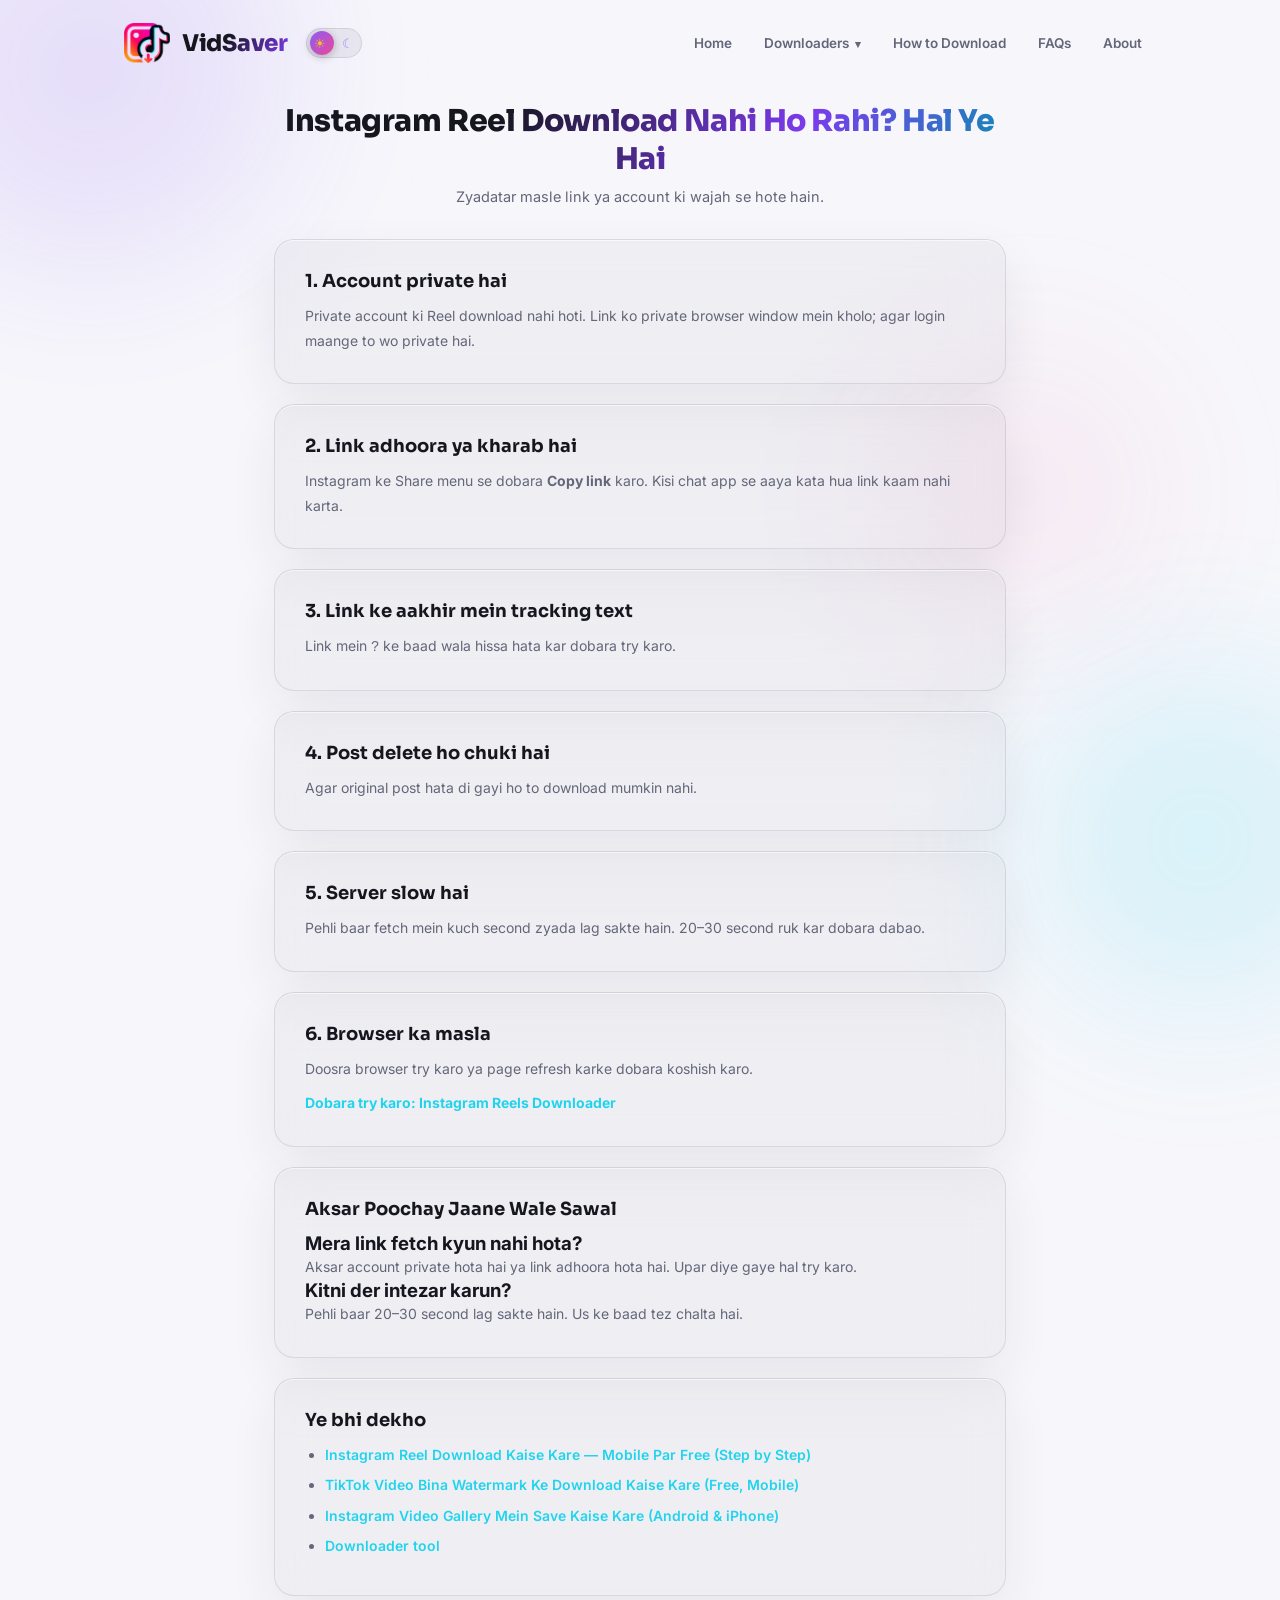
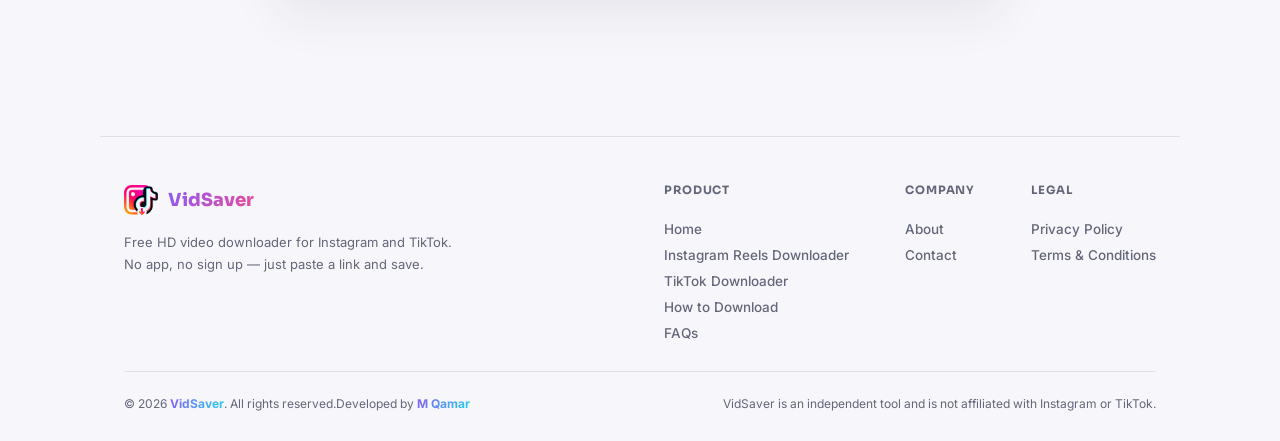
<file: instagram-reel-download-nahi-ho-rahi.html>
<!DOCTYPE html>
<html lang="ur-Latn">
<head>
<!-- Google tag (gtag.js) -->
<script async src="https://www.googletagmanager.com/gtag/js?id=G-ZDQRNZ3Z0Q"></script>
<script>
  window.dataLayer = window.dataLayer || [];
  function gtag(){dataLayer.push(arguments);}
  gtag('js', new Date());
  gtag('config', 'G-ZDQRNZ3Z0Q');
</script>

<meta charset="UTF-8" />
<meta name="viewport" content="width=device-width, initial-scale=1.0" />
<title>Instagram Reel Download Nahi Ho Rahi? 6 Wajah Aur Hal</title>
<meta name="description" content="Instagram Reel download nahi ho rahi ya link fetch nahi hota? Ye 6 aam wajah aur unka aasan hal dekho.">
<meta name="theme-color" content="#0a0b12">
<link rel="canonical" href="https://vidsaver.site/instagram-reel-download-nahi-ho-rahi.html">
<meta property="og:title" content="Instagram Reel Download Nahi Ho Rahi? 6 Wajah Aur Hal">
<meta property="og:description" content="Instagram Reel download nahi ho rahi ya link fetch nahi hota? Ye 6 aam wajah aur unka aasan hal dekho.">
<meta property="og:type" content="article">
<meta property="og:url" content="https://vidsaver.site/instagram-reel-download-nahi-ho-rahi.html">
<meta property="og:image" content="https://vidsaver.site/logo.png">
<link rel="icon" href="logo.png" type="image/png">
<link rel="preconnect" href="https://fonts.googleapis.com">
<link href="https://fonts.googleapis.com/css2?family=Sora:wght@500;600;700;800&family=Inter:wght@400;500;600&display=swap" rel="stylesheet">
<link rel="stylesheet" href="style.css">
<script type="application/ld+json">
{
 "@context": "https://schema.org",
 "@type": "Article",
 "headline": "Instagram Reel Download Nahi Ho Rahi? Hal Ye Hai",
 "description": "Instagram Reel download nahi ho rahi ya link fetch nahi hota? Ye 6 aam wajah aur unka aasan hal dekho.",
 "inLanguage": "ur-Latn",
 "dateModified": "2026-09-28",
 "datePublished": "2026-09-28",
 "author": {
  "@type": "Organization",
  "name": "VidSaver"
 },
 "mainEntityOfPage": "https://vidsaver.site/instagram-reel-download-nahi-ho-rahi.html"
}
</script>
<script type="application/ld+json">
{
 "@context": "https://schema.org",
 "@type": "BreadcrumbList",
 "itemListElement": [
  {
   "@type": "ListItem",
   "position": 1,
   "name": "Home",
   "item": "https://vidsaver.site/"
  },
  {
   "@type": "ListItem",
   "position": 2,
   "name": "Instagram Reel Download Nahi Ho Rahi? Hal Ye Hai",
   "item": "https://vidsaver.site/instagram-reel-download-nahi-ho-rahi.html"
  }
 ]
}
</script>
<script type="application/ld+json">
{
 "@context": "https://schema.org",
 "@type": "FAQPage",
 "mainEntity": [
  {
   "@type": "Question",
   "name": "Mera link fetch kyun nahi hota?",
   "acceptedAnswer": {
    "@type": "Answer",
    "text": "Aksar account private hota hai ya link adhoora hota hai. Upar diye gaye hal try karo."
   }
  },
  {
   "@type": "Question",
   "name": "Kitni der intezar karun?",
   "acceptedAnswer": {
    "@type": "Answer",
    "text": "Pehli baar 20–30 second lag sakte hain. Us ke baad tez chalta hai."
   }
  }
 ]
}
</script>
</head>
<body>
<script>(function(){try{if(localStorage.getItem("vidsaver-theme")==="dark"){document.body.classList.add("dark-theme");}}catch(e){}})();</script>

<div class="glow one"></div>
<div class="glow two"></div>
<div class="glow three"></div>

<header class="site-header">
  <a class="brand" href="/">
    <img src="logo.png" alt="VidSaver logo">
    <span>VidSaver</span>
  </a>
  <div class="header-actions">
    <button class="theme-toggle" id="themeToggle" aria-label="Toggle light and dark theme" title="Switch theme">
      <span class="tt-icon tt-sun" aria-hidden="true">☀</span>
      <span class="tt-knob"></span>
      <span class="tt-icon tt-moon" aria-hidden="true">☾</span>
    </button>
    <button class="nav-toggle" id="navToggle" aria-label="Menu">☰</button>
  </div>
  <nav class="main-nav" id="mainNav">
    <a href="/">Home</a>
    <div class="nav-dd"><button class="nav-dd-btn" type="button" aria-haspopup="true">Downloaders</button><div class="nav-dd-menu"><a href="instagram-reels-downloader.html">Instagram Reels</a><a href="tiktok-downloader-no-watermark.html">TikTok Downloader</a></div></div>
    <a href="how-to-download.html">How to Download</a>
    <a href="faq.html">FAQs</a>
    <a href="about.html">About</a>
  </nav>
</header>

<main class="content-wrap">
  <div class="content-hero">
    <h1>Instagram Reel Download Nahi Ho Rahi? Hal Ye Hai</h1>
    <p>Zyadatar masle link ya account ki wajah se hote hain.</p>
  </div>
<div class="content-card"><h2>1. Account private hai</h2><p>Private account ki Reel download nahi hoti. Link ko private browser window mein kholo; agar login maange to wo private hai.</p></div>
<div class="content-card"><h2>2. Link adhoora ya kharab hai</h2><p>Instagram ke Share menu se dobara <b>Copy link</b> karo. Kisi chat app se aaya kata hua link kaam nahi karta.</p></div>
<div class="content-card"><h2>3. Link ke aakhir mein tracking text</h2><p>Link mein <code>?</code> ke baad wala hissa hata kar dobara try karo.</p></div>
<div class="content-card"><h2>4. Post delete ho chuki hai</h2><p>Agar original post hata di gayi ho to download mumkin nahi.</p></div>
<div class="content-card"><h2>5. Server slow hai</h2><p>Pehli baar fetch mein kuch second zyada lag sakte hain. 20–30 second ruk kar dobara dabao.</p></div>
<div class="content-card"><h2>6. Browser ka masla</h2><p>Doosra browser try karo ya page refresh karke dobara koshish karo.</p><p><a class="inline-link" href="instagram-reels-downloader.html"><b>Dobara try karo: Instagram Reels Downloader</b></a></p></div>
<div class="content-card"><h2>Aksar Poochay Jaane Wale Sawal</h2><h3>Mera link fetch kyun nahi hota?</h3><p>Aksar account private hota hai ya link adhoora hota hai. Upar diye gaye hal try karo.</p><h3>Kitni der intezar karun?</h3><p>Pehli baar 20–30 second lag sakte hain. Us ke baad tez chalta hai.</p></div>
<div class="content-card"><h2>Ye bhi dekho</h2><ul><li><a class="inline-link" href="instagram-reel-download-kaise-kare.html">Instagram Reel Download Kaise Kare — Mobile Par Free (Step by Step)</a></li><li><a class="inline-link" href="tiktok-video-bina-watermark-download-kaise-kare.html">TikTok Video Bina Watermark Ke Download Kaise Kare (Free, Mobile)</a></li><li><a class="inline-link" href="instagram-video-gallery-mein-save-kaise-kare.html">Instagram Video Gallery Mein Save Kaise Kare (Android & iPhone)</a></li><li><a class="inline-link" href="instagram-reels-downloader.html">Downloader tool</a></li></ul></div>
</main>

<footer class="site-footer">
  <div class="footer-top">
    <div class="footer-brand">
      <a class="footer-logo" href="/">
        <img src="logo.png" alt="VidSaver logo">
        <span>VidSaver</span>
      </a>
      <p>Free HD video downloader for Instagram and TikTok. No app, no sign up — just paste a link and save.</p>
    </div>
    <div class="footer-cols">
      <div class="footer-col">
        <h4>Product</h4>
        <a href="/">Home</a>
        <a href="instagram-reels-downloader.html">Instagram Reels Downloader</a>
        <a href="tiktok-downloader-no-watermark.html">TikTok Downloader</a>
        <a href="how-to-download.html">How to Download</a>
        <a href="faq.html">FAQs</a>
      </div>
      <div class="footer-col">
        <h4>Company</h4>
        <a href="about.html">About</a>
        <a href="mailto:support@vidsaver.site">Contact</a>
      </div>
      <div class="footer-col">
        <h4>Legal</h4>
        <a href="privacy-policy.html">Privacy Policy</a>
        <a href="terms.html">Terms &amp; Conditions</a>
      </div>
    </div>
  </div>
  <div class="footer-bottom">
    <span>© 2026 <b>VidSaver</b>. All rights reserved.<br class="footer-br">Developed by <b>M&nbsp;Qamar</b></span>
    <span class="footer-disclaimer">VidSaver is an independent tool and is not affiliated with Instagram or TikTok.</span>
  </div>
</footer>

<script>
  document.getElementById("navToggle").addEventListener("click", () => {
    document.getElementById("mainNav").classList.toggle("open");
  });
</script>

<script>
  (function () {
    var THEME_KEY = "vidsaver-theme";
    var saved = localStorage.getItem(THEME_KEY);
    if (saved === "dark") document.body.classList.add("dark-theme");
    var themeToggle = document.getElementById("themeToggle");
    if (themeToggle) {
      themeToggle.addEventListener("click", function () {
        var isDark = document.body.classList.toggle("dark-theme");
        localStorage.setItem(THEME_KEY, isDark ? "dark" : "light");
      });
    }
  })();
</script>
</body>
</html>
</file>
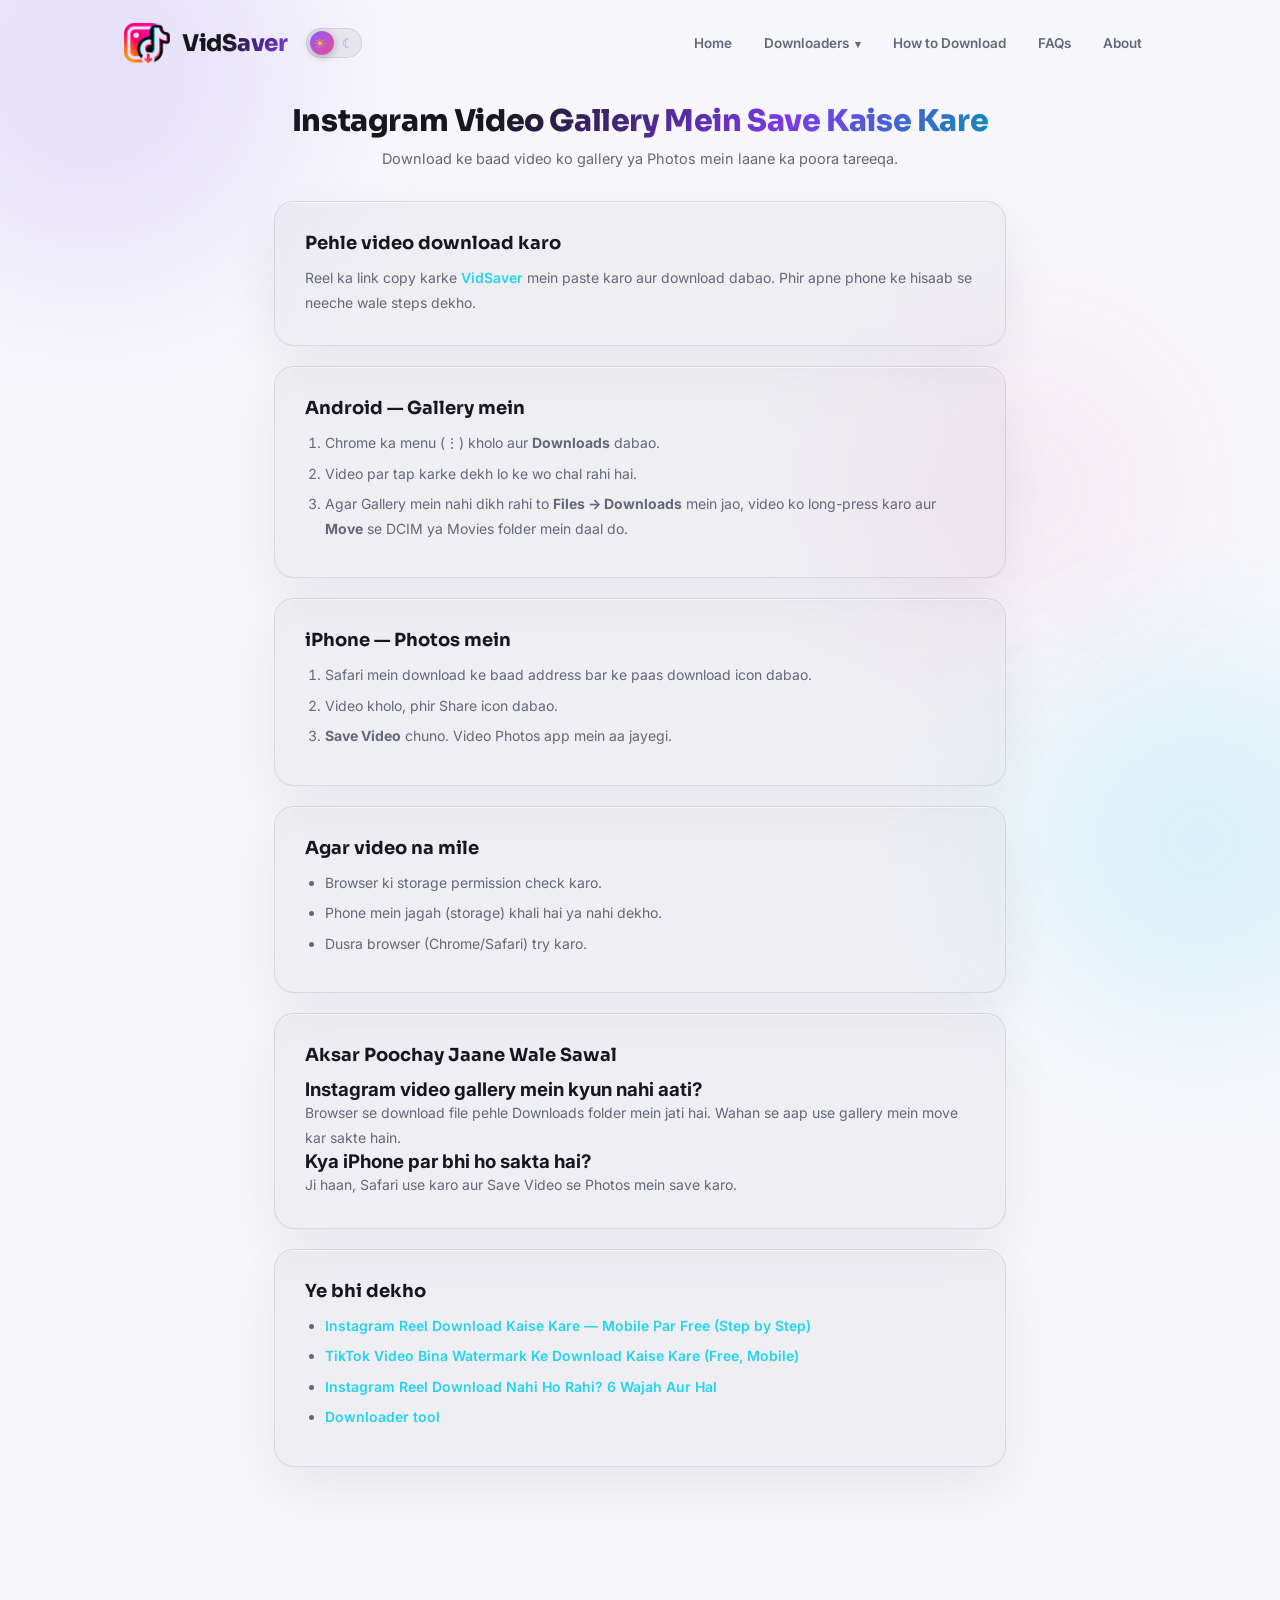
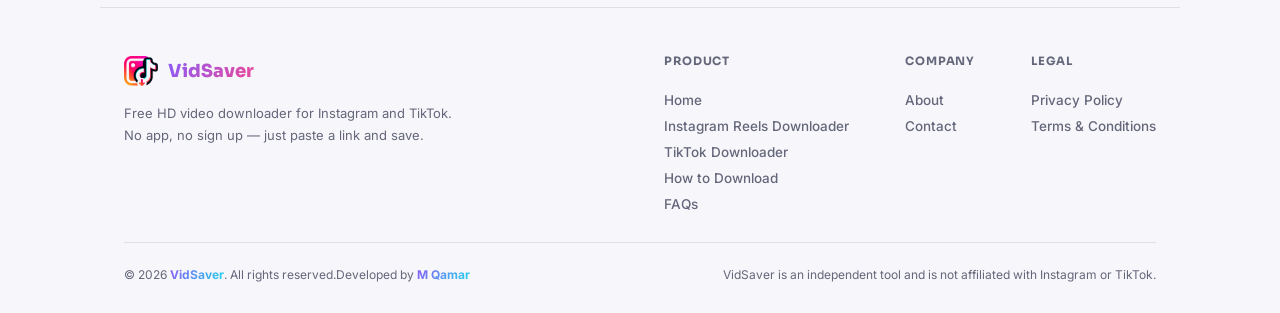
<file: instagram-video-gallery-mein-save-kaise-kare.html>
<!DOCTYPE html>
<html lang="ur-Latn">
<head>
<!-- Google tag (gtag.js) -->
<script async src="https://www.googletagmanager.com/gtag/js?id=G-ZDQRNZ3Z0Q"></script>
<script>
  window.dataLayer = window.dataLayer || [];
  function gtag(){dataLayer.push(arguments);}
  gtag('js', new Date());
  gtag('config', 'G-ZDQRNZ3Z0Q');
</script>

<meta charset="UTF-8" />
<meta name="viewport" content="width=device-width, initial-scale=1.0" />
<title>Instagram Video Gallery Mein Save Kaise Kare (Android & iPhone)</title>
<meta name="description" content="Instagram video ya Reel ko phone ki gallery mein save karne ka tareeqa. Android aur iPhone dono ke liye alag alag steps.">
<meta name="theme-color" content="#0a0b12">
<link rel="canonical" href="https://vidsaver.site/instagram-video-gallery-mein-save-kaise-kare.html">
<meta property="og:title" content="Instagram Video Gallery Mein Save Kaise Kare (Android & iPhone)">
<meta property="og:description" content="Instagram video ya Reel ko phone ki gallery mein save karne ka tareeqa. Android aur iPhone dono ke liye alag alag steps.">
<meta property="og:type" content="article">
<meta property="og:url" content="https://vidsaver.site/instagram-video-gallery-mein-save-kaise-kare.html">
<meta property="og:image" content="https://vidsaver.site/logo.png">
<link rel="icon" href="logo.png" type="image/png">
<link rel="preconnect" href="https://fonts.googleapis.com">
<link href="https://fonts.googleapis.com/css2?family=Sora:wght@500;600;700;800&family=Inter:wght@400;500;600&display=swap" rel="stylesheet">
<link rel="stylesheet" href="style.css">
<script type="application/ld+json">
{
 "@context": "https://schema.org",
 "@type": "Article",
 "headline": "Instagram Video Gallery Mein Save Kaise Kare",
 "description": "Instagram video ya Reel ko phone ki gallery mein save karne ka tareeqa. Android aur iPhone dono ke liye alag alag steps.",
 "inLanguage": "ur-Latn",
 "dateModified": "2026-09-28",
 "datePublished": "2026-09-28",
 "author": {
  "@type": "Organization",
  "name": "VidSaver"
 },
 "mainEntityOfPage": "https://vidsaver.site/instagram-video-gallery-mein-save-kaise-kare.html"
}
</script>
<script type="application/ld+json">
{
 "@context": "https://schema.org",
 "@type": "BreadcrumbList",
 "itemListElement": [
  {
   "@type": "ListItem",
   "position": 1,
   "name": "Home",
   "item": "https://vidsaver.site/"
  },
  {
   "@type": "ListItem",
   "position": 2,
   "name": "Instagram Video Gallery Mein Save Kaise Kare",
   "item": "https://vidsaver.site/instagram-video-gallery-mein-save-kaise-kare.html"
  }
 ]
}
</script>
<script type="application/ld+json">
{
 "@context": "https://schema.org",
 "@type": "FAQPage",
 "mainEntity": [
  {
   "@type": "Question",
   "name": "Instagram video gallery mein kyun nahi aati?",
   "acceptedAnswer": {
    "@type": "Answer",
    "text": "Browser se download file pehle Downloads folder mein jati hai. Wahan se aap use gallery mein move kar sakte hain."
   }
  },
  {
   "@type": "Question",
   "name": "Kya iPhone par bhi ho sakta hai?",
   "acceptedAnswer": {
    "@type": "Answer",
    "text": "Ji haan, Safari use karo aur Save Video se Photos mein save karo."
   }
  }
 ]
}
</script>
</head>
<body>
<script>(function(){try{if(localStorage.getItem("vidsaver-theme")==="dark"){document.body.classList.add("dark-theme");}}catch(e){}})();</script>

<div class="glow one"></div>
<div class="glow two"></div>
<div class="glow three"></div>

<header class="site-header">
  <a class="brand" href="/">
    <img src="logo.png" alt="VidSaver logo">
    <span>VidSaver</span>
  </a>
  <div class="header-actions">
    <button class="theme-toggle" id="themeToggle" aria-label="Toggle light and dark theme" title="Switch theme">
      <span class="tt-icon tt-sun" aria-hidden="true">☀</span>
      <span class="tt-knob"></span>
      <span class="tt-icon tt-moon" aria-hidden="true">☾</span>
    </button>
    <button class="nav-toggle" id="navToggle" aria-label="Menu">☰</button>
  </div>
  <nav class="main-nav" id="mainNav">
    <a href="/">Home</a>
    <div class="nav-dd"><button class="nav-dd-btn" type="button" aria-haspopup="true">Downloaders</button><div class="nav-dd-menu"><a href="instagram-reels-downloader.html">Instagram Reels</a><a href="tiktok-downloader-no-watermark.html">TikTok Downloader</a></div></div>
    <a href="how-to-download.html">How to Download</a>
    <a href="faq.html">FAQs</a>
    <a href="about.html">About</a>
  </nav>
</header>

<main class="content-wrap">
  <div class="content-hero">
    <h1>Instagram Video Gallery Mein Save Kaise Kare</h1>
    <p>Download ke baad video ko gallery ya Photos mein laane ka poora tareeqa.</p>
  </div>
<div class="content-card"><h2>Pehle video download karo</h2><p>Reel ka link copy karke <a class="inline-link" href="instagram-reels-downloader.html">VidSaver</a> mein paste karo aur download dabao. Phir apne phone ke hisaab se neeche wale steps dekho.</p></div>
<div class="content-card"><h2>Android — Gallery mein</h2><ol><li>Chrome ka menu (⋮) kholo aur <b>Downloads</b> dabao.</li><li>Video par tap karke dekh lo ke wo chal rahi hai.</li><li>Agar Gallery mein nahi dikh rahi to <b>Files → Downloads</b> mein jao, video ko long-press karo aur <b>Move</b> se DCIM ya Movies folder mein daal do.</li></ol></div>
<div class="content-card"><h2>iPhone — Photos mein</h2><ol><li>Safari mein download ke baad address bar ke paas download icon dabao.</li><li>Video kholo, phir Share icon dabao.</li><li><b>Save Video</b> chuno. Video Photos app mein aa jayegi.</li></ol></div>
<div class="content-card"><h2>Agar video na mile</h2><ul><li>Browser ki storage permission check karo.</li><li>Phone mein jagah (storage) khali hai ya nahi dekho.</li><li>Dusra browser (Chrome/Safari) try karo.</li></ul></div>
<div class="content-card"><h2>Aksar Poochay Jaane Wale Sawal</h2><h3>Instagram video gallery mein kyun nahi aati?</h3><p>Browser se download file pehle Downloads folder mein jati hai. Wahan se aap use gallery mein move kar sakte hain.</p><h3>Kya iPhone par bhi ho sakta hai?</h3><p>Ji haan, Safari use karo aur Save Video se Photos mein save karo.</p></div>
<div class="content-card"><h2>Ye bhi dekho</h2><ul><li><a class="inline-link" href="instagram-reel-download-kaise-kare.html">Instagram Reel Download Kaise Kare — Mobile Par Free (Step by Step)</a></li><li><a class="inline-link" href="tiktok-video-bina-watermark-download-kaise-kare.html">TikTok Video Bina Watermark Ke Download Kaise Kare (Free, Mobile)</a></li><li><a class="inline-link" href="instagram-reel-download-nahi-ho-rahi.html">Instagram Reel Download Nahi Ho Rahi? 6 Wajah Aur Hal</a></li><li><a class="inline-link" href="instagram-reels-downloader.html">Downloader tool</a></li></ul></div>
</main>

<footer class="site-footer">
  <div class="footer-top">
    <div class="footer-brand">
      <a class="footer-logo" href="/">
        <img src="logo.png" alt="VidSaver logo">
        <span>VidSaver</span>
      </a>
      <p>Free HD video downloader for Instagram and TikTok. No app, no sign up — just paste a link and save.</p>
    </div>
    <div class="footer-cols">
      <div class="footer-col">
        <h4>Product</h4>
        <a href="/">Home</a>
        <a href="instagram-reels-downloader.html">Instagram Reels Downloader</a>
        <a href="tiktok-downloader-no-watermark.html">TikTok Downloader</a>
        <a href="how-to-download.html">How to Download</a>
        <a href="faq.html">FAQs</a>
      </div>
      <div class="footer-col">
        <h4>Company</h4>
        <a href="about.html">About</a>
        <a href="mailto:support@vidsaver.site">Contact</a>
      </div>
      <div class="footer-col">
        <h4>Legal</h4>
        <a href="privacy-policy.html">Privacy Policy</a>
        <a href="terms.html">Terms &amp; Conditions</a>
      </div>
    </div>
  </div>
  <div class="footer-bottom">
    <span>© 2026 <b>VidSaver</b>. All rights reserved.<br class="footer-br">Developed by <b>M&nbsp;Qamar</b></span>
    <span class="footer-disclaimer">VidSaver is an independent tool and is not affiliated with Instagram or TikTok.</span>
  </div>
</footer>

<script>
  document.getElementById("navToggle").addEventListener("click", () => {
    document.getElementById("mainNav").classList.toggle("open");
  });
</script>

<script>
  (function () {
    var THEME_KEY = "vidsaver-theme";
    var saved = localStorage.getItem(THEME_KEY);
    if (saved === "dark") document.body.classList.add("dark-theme");
    var themeToggle = document.getElementById("themeToggle");
    if (themeToggle) {
      themeToggle.addEventListener("click", function () {
        var isDark = document.body.classList.toggle("dark-theme");
        localStorage.setItem(THEME_KEY, isDark ? "dark" : "light");
      });
    }
  })();
</script>
</body>
</html>
</file>
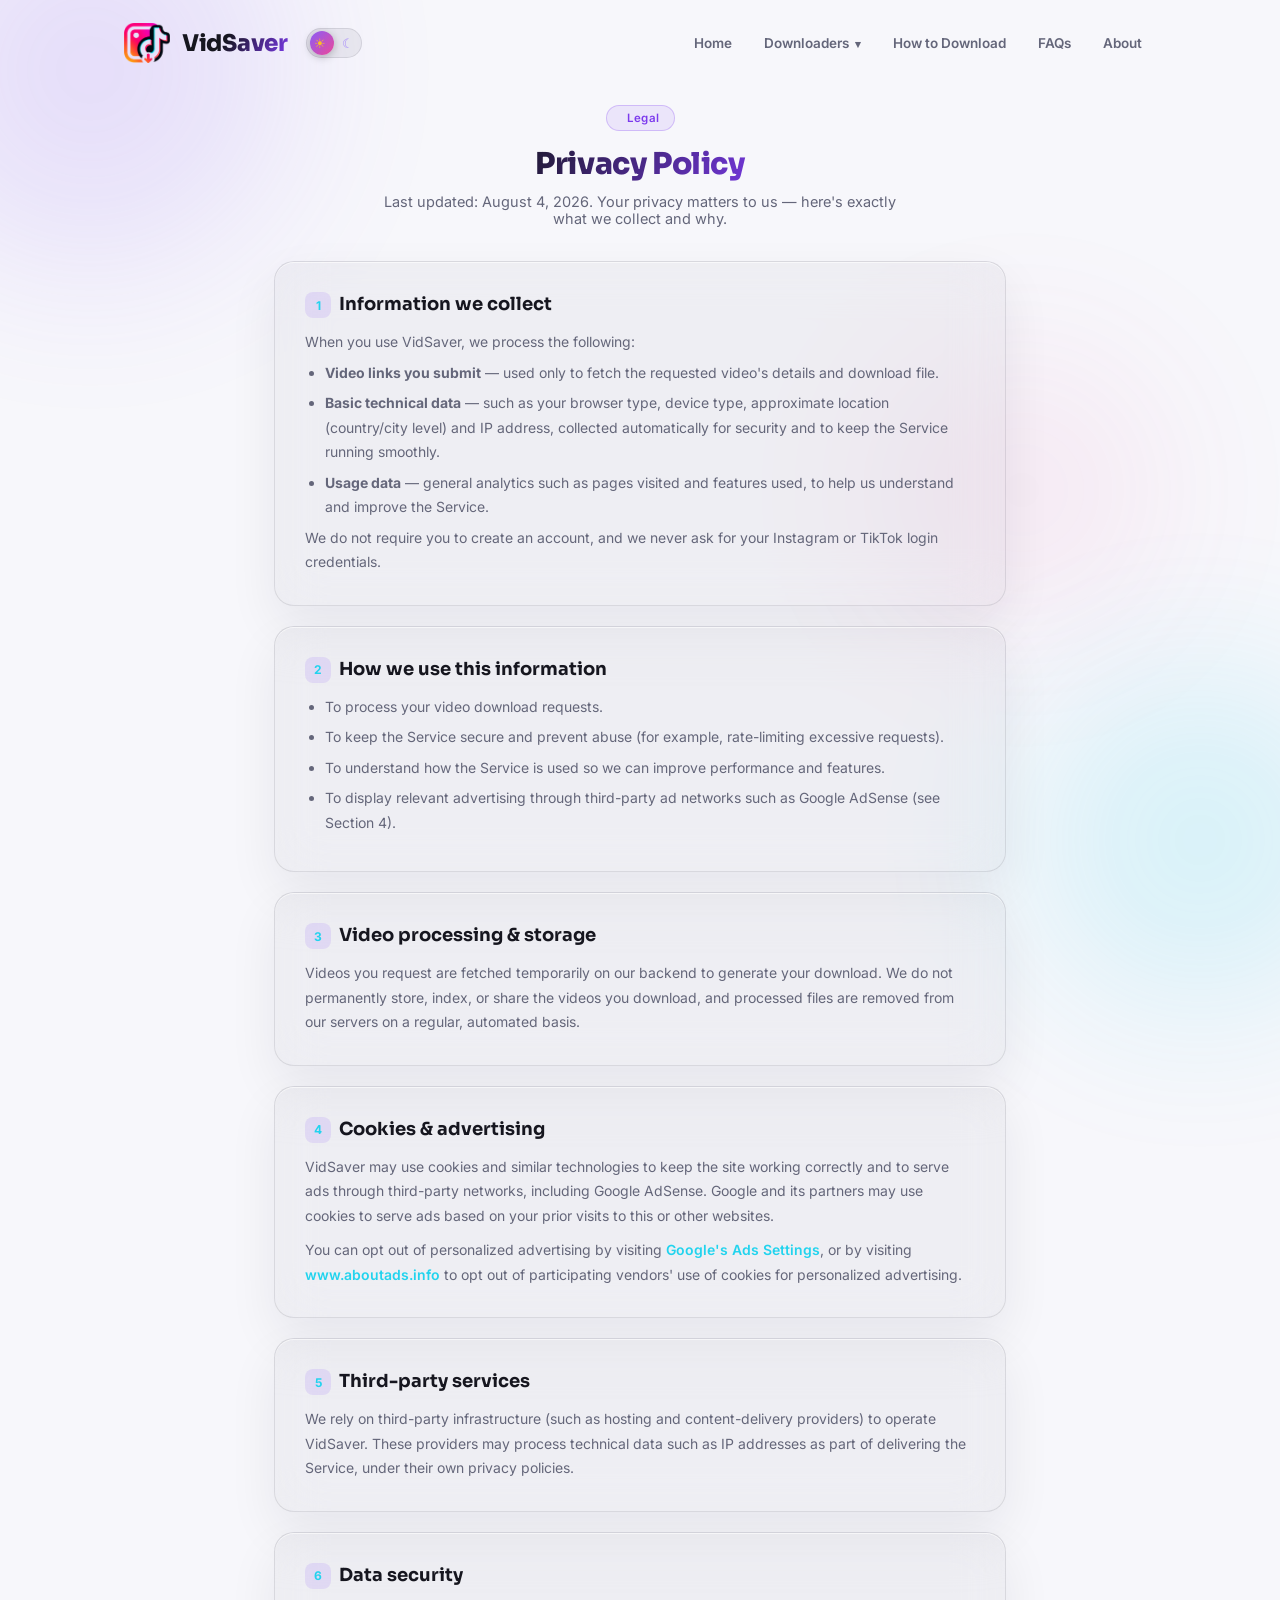
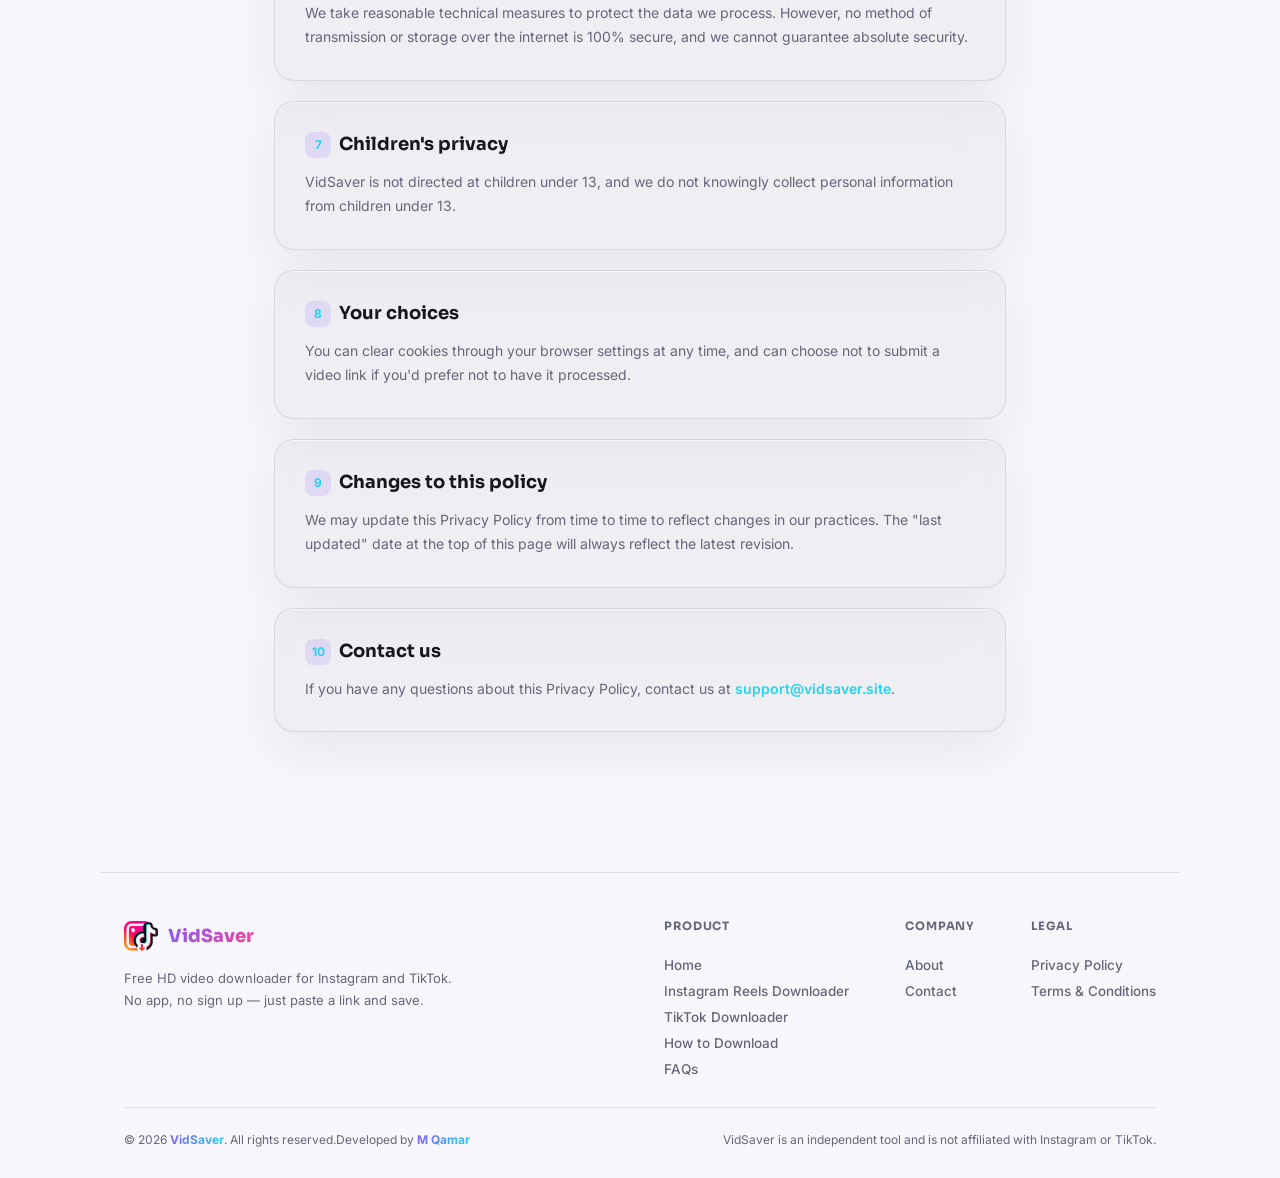
<file: privacy-policy.html>
<!DOCTYPE html>
<html lang="en">
<head>
<!-- Google tag (gtag.js) -->
<script async src="https://www.googletagmanager.com/gtag/js?id=G-ZDQRNZ3Z0Q"></script>
<script>
  window.dataLayer = window.dataLayer || [];
  function gtag(){dataLayer.push(arguments);}
  gtag('js', new Date());
  gtag('config', 'G-ZDQRNZ3Z0Q');
</script>

<meta charset="UTF-8" />
<meta name="viewport" content="width=device-width, initial-scale=1.0" />
<title>Privacy Policy — VidSaver</title>
<meta name="description" content="Privacy Policy for VidSaver — how we handle data when you use our Instagram and TikTok video downloader.">
<meta name="theme-color" content="#0a0b12">
<link rel="canonical" href="https://vidsaver.site/privacy-policy.html">
<link rel="icon" href="logo.png" type="image/png">
<link rel="preconnect" href="https://fonts.googleapis.com">
<link href="https://fonts.googleapis.com/css2?family=Sora:wght@500;600;700;800&family=Inter:wght@400;500;600&display=swap" rel="stylesheet">
<link rel="stylesheet" href="style.css">
</head>
<body>
<script>(function(){try{if(localStorage.getItem("vidsaver-theme")==="dark"){document.body.classList.add("dark-theme");}}catch(e){}})();</script>

<div class="glow one"></div>
<div class="glow two"></div>
<div class="glow three"></div>

<header class="site-header">
  <a class="brand" href="/">
    <img src="logo.png" alt="VidSaver logo">
    <span>VidSaver</span>
  </a>
  <div class="header-actions">
    <button class="theme-toggle" id="themeToggle" aria-label="Toggle light and dark theme" title="Switch theme">
      <span class="tt-icon tt-sun" aria-hidden="true">☀</span>
      <span class="tt-knob"></span>
      <span class="tt-icon tt-moon" aria-hidden="true">☾</span>
    </button>
    <button class="nav-toggle" id="navToggle" aria-label="Menu">☰</button>
  </div>
  <nav class="main-nav" id="mainNav">
    <a href="/">Home</a>
    <div class="nav-dd"><button class="nav-dd-btn" type="button" aria-haspopup="true">Downloaders</button><div class="nav-dd-menu"><a href="instagram-reels-downloader.html">Instagram Reels</a><a href="tiktok-downloader-no-watermark.html">TikTok Downloader</a></div></div>
    <a href="how-to-download.html">How to Download</a>
    <a href="faq.html">FAQs</a>
    <a href="about.html">About</a>
  </nav>
</header>

<main class="content-wrap">
  <div class="content-hero">
    <span class="eyebrow"><span class="dot"></span> Legal</span>
    <h1>Privacy Policy</h1>
    <p>Last updated: August 4, 2026. Your privacy matters to us — here's exactly what we collect and why.</p>
  </div>

  <div class="content-card">
    <h2><span class="num">1</span>Information we collect</h2>
    <p>When you use VidSaver, we process the following:</p>
    <ul>
      <li><strong>Video links you submit</strong> — used only to fetch the requested video's details and download file.</li>
      <li><strong>Basic technical data</strong> — such as your browser type, device type, approximate location (country/city level) and IP address, collected automatically for security and to keep the Service running smoothly.</li>
      <li><strong>Usage data</strong> — general analytics such as pages visited and features used, to help us understand and improve the Service.</li>
    </ul>
    <p>We do not require you to create an account, and we never ask for your Instagram or TikTok login credentials.</p>
  </div>

  <div class="content-card">
    <h2><span class="num">2</span>How we use this information</h2>
    <ul>
      <li>To process your video download requests.</li>
      <li>To keep the Service secure and prevent abuse (for example, rate-limiting excessive requests).</li>
      <li>To understand how the Service is used so we can improve performance and features.</li>
      <li>To display relevant advertising through third-party ad networks such as Google AdSense (see Section 4).</li>
    </ul>
  </div>

  <div class="content-card">
    <h2><span class="num">3</span>Video processing &amp; storage</h2>
    <p>Videos you request are fetched temporarily on our backend to generate your download. We do not permanently store, index, or share the videos you download, and processed files are removed from our servers on a regular, automated basis.</p>
  </div>

  <div class="content-card">
    <h2><span class="num">4</span>Cookies &amp; advertising</h2>
    <p>VidSaver may use cookies and similar technologies to keep the site working correctly and to serve ads through third-party networks, including Google AdSense. Google and its partners may use cookies to serve ads based on your prior visits to this or other websites.</p>
    <p>You can opt out of personalized advertising by visiting <a href="https://adssettings.google.com" class="inline-link" target="_blank" rel="noopener">Google's Ads Settings</a>, or by visiting <a href="https://www.aboutads.info" class="inline-link" target="_blank" rel="noopener">www.aboutads.info</a> to opt out of participating vendors' use of cookies for personalized advertising.</p>
  </div>

  <div class="content-card">
    <h2><span class="num">5</span>Third-party services</h2>
    <p>We rely on third-party infrastructure (such as hosting and content-delivery providers) to operate VidSaver. These providers may process technical data such as IP addresses as part of delivering the Service, under their own privacy policies.</p>
  </div>

  <div class="content-card">
    <h2><span class="num">6</span>Data security</h2>
    <p>We take reasonable technical measures to protect the data we process. However, no method of transmission or storage over the internet is 100% secure, and we cannot guarantee absolute security.</p>
  </div>

  <div class="content-card">
    <h2><span class="num">7</span>Children's privacy</h2>
    <p>VidSaver is not directed at children under 13, and we do not knowingly collect personal information from children under 13.</p>
  </div>

  <div class="content-card">
    <h2><span class="num">8</span>Your choices</h2>
    <p>You can clear cookies through your browser settings at any time, and can choose not to submit a video link if you'd prefer not to have it processed.</p>
  </div>

  <div class="content-card">
    <h2><span class="num">9</span>Changes to this policy</h2>
    <p>We may update this Privacy Policy from time to time to reflect changes in our practices. The "last updated" date at the top of this page will always reflect the latest revision.</p>
  </div>

  <div class="content-card">
    <h2><span class="num">10</span>Contact us</h2>
    <p>If you have any questions about this Privacy Policy, contact us at <a href="mailto:support@vidsaver.site" class="inline-link">support@vidsaver.site</a>.</p>
  </div>
</main>

<footer class="site-footer">
  <div class="footer-top">
    <div class="footer-brand">
      <a class="footer-logo" href="/">
        <img src="logo.png" alt="VidSaver logo">
        <span>VidSaver</span>
      </a>
      <p>Free HD video downloader for Instagram and TikTok. No app, no sign up — just paste a link and save.</p>
    </div>
    <div class="footer-cols">
      <div class="footer-col">
        <h4>Product</h4>
        <a href="/">Home</a>
        <a href="instagram-reels-downloader.html">Instagram Reels Downloader</a>
        <a href="tiktok-downloader-no-watermark.html">TikTok Downloader</a>
        <a href="how-to-download.html">How to Download</a>
        <a href="faq.html">FAQs</a>
      </div>
      <div class="footer-col">
        <h4>Company</h4>
        <a href="about.html">About</a>
        <a href="mailto:support@vidsaver.site">Contact</a>
      </div>
      <div class="footer-col">
        <h4>Legal</h4>
        <a href="privacy-policy.html">Privacy Policy</a>
        <a href="terms.html">Terms &amp; Conditions</a>
      </div>
    </div>
  </div>
  <div class="footer-bottom">
    <span>© 2026 <b>VidSaver</b>. All rights reserved.<br class="footer-br">Developed by <b>M&nbsp;Qamar</b></span>
    <span class="footer-disclaimer">VidSaver is an independent tool and is not affiliated with Instagram or TikTok.</span>
  </div>
</footer>

<script>
  document.getElementById("navToggle").addEventListener("click", () => {
    document.getElementById("mainNav").classList.toggle("open");
  });
</script>

<script>
  (function () {
    var THEME_KEY = "vidsaver-theme";
    var saved = localStorage.getItem(THEME_KEY);
    if (saved === "dark") document.body.classList.add("dark-theme");
    var themeToggle = document.getElementById("themeToggle");
    if (themeToggle) {
      themeToggle.addEventListener("click", function () {
        var isDark = document.body.classList.toggle("dark-theme");
        localStorage.setItem(THEME_KEY, isDark ? "dark" : "light");
      });
    }
  })();
</script>
</body>
</html>
</file>
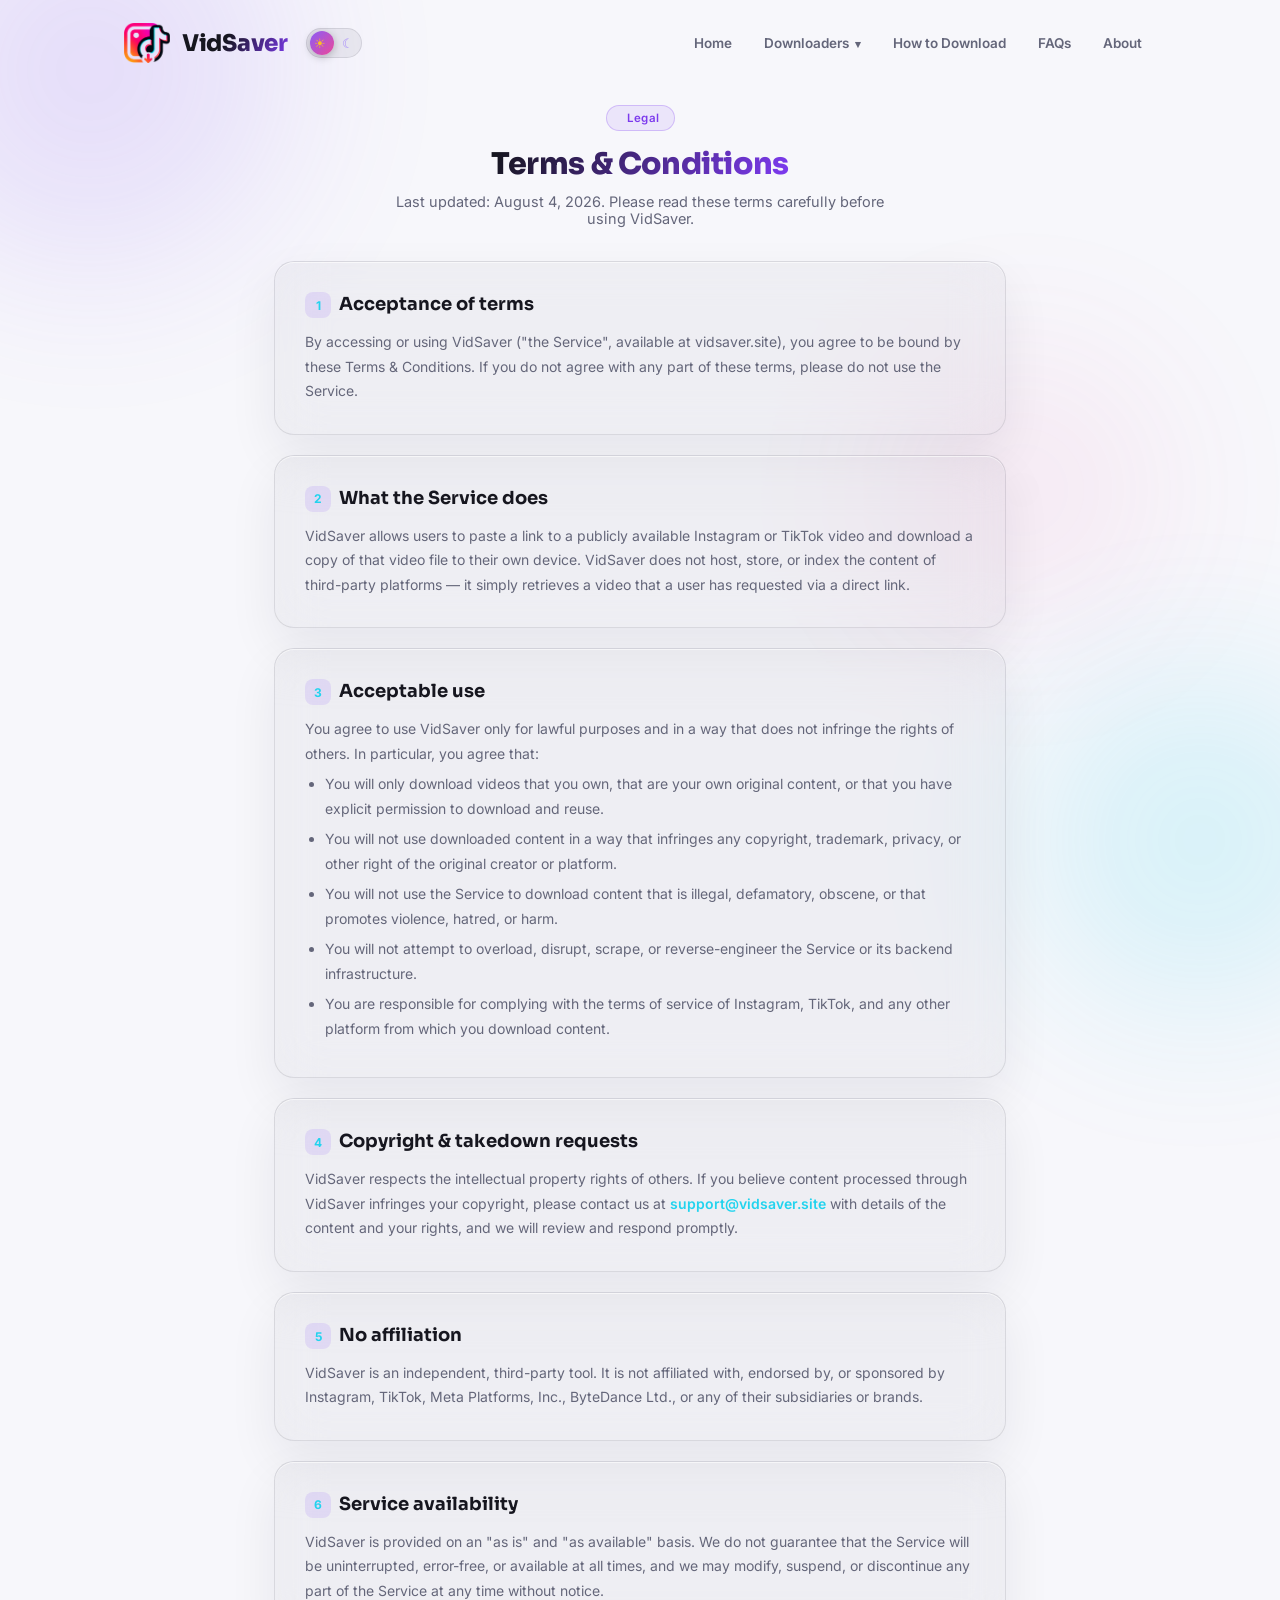
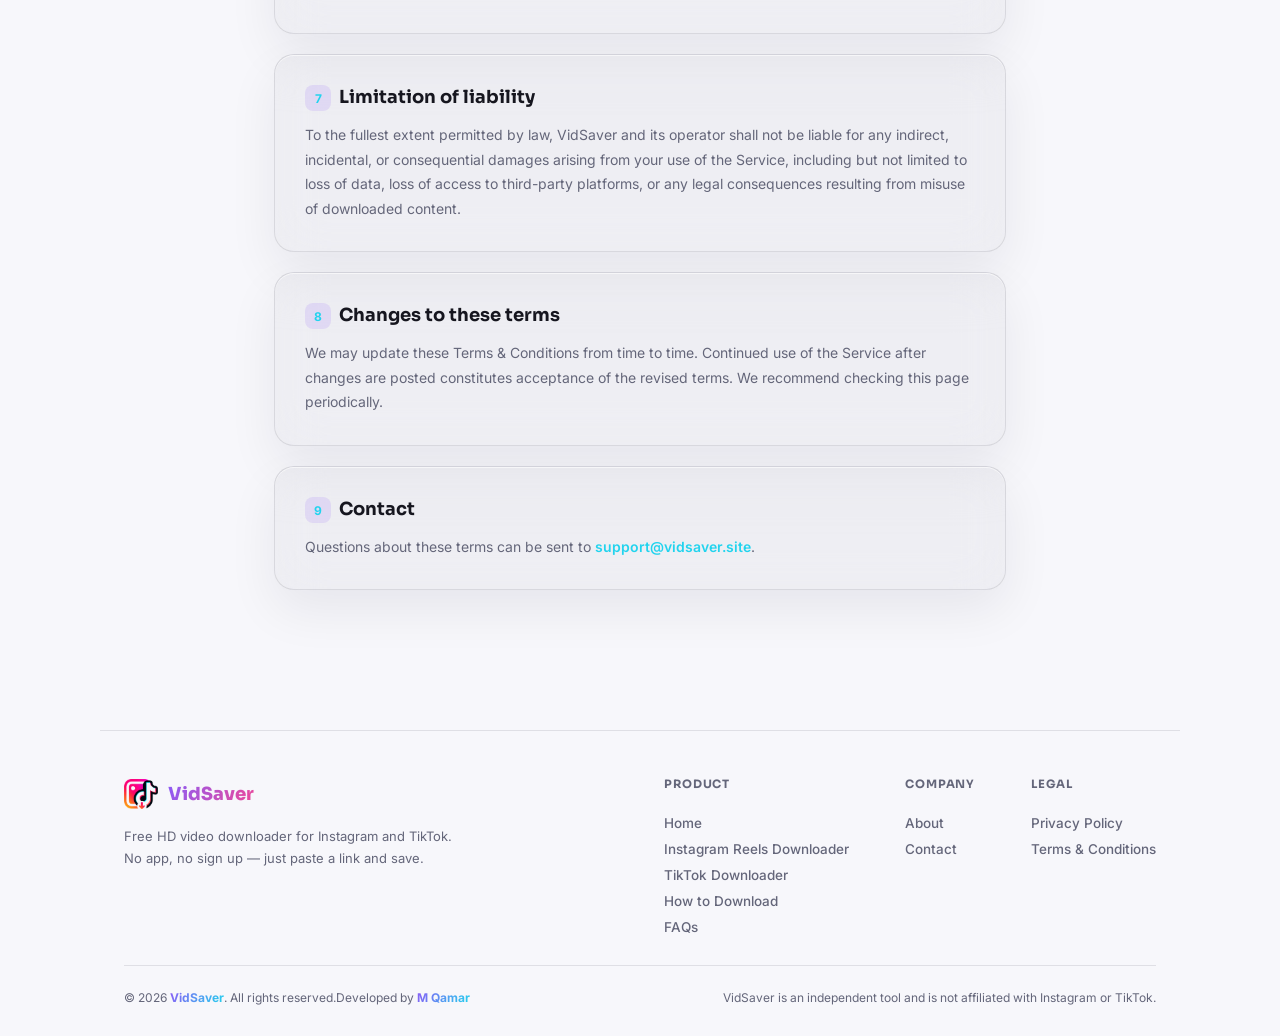
<file: terms.html>
<!DOCTYPE html>
<html lang="en">
<head>
<!-- Google tag (gtag.js) -->
<script async src="https://www.googletagmanager.com/gtag/js?id=G-ZDQRNZ3Z0Q"></script>
<script>
  window.dataLayer = window.dataLayer || [];
  function gtag(){dataLayer.push(arguments);}
  gtag('js', new Date());
  gtag('config', 'G-ZDQRNZ3Z0Q');
</script>

<meta charset="UTF-8" />
<meta name="viewport" content="width=device-width, initial-scale=1.0" />
<title>Terms & Conditions — VidSaver</title>
<meta name="description" content="Terms and conditions for using VidSaver, the free Instagram and TikTok video downloader.">
<meta name="theme-color" content="#0a0b12">
<link rel="canonical" href="https://vidsaver.site/terms.html">
<link rel="icon" href="logo.png" type="image/png">
<link rel="preconnect" href="https://fonts.googleapis.com">
<link href="https://fonts.googleapis.com/css2?family=Sora:wght@500;600;700;800&family=Inter:wght@400;500;600&display=swap" rel="stylesheet">
<link rel="stylesheet" href="style.css">
</head>
<body>
<script>(function(){try{if(localStorage.getItem("vidsaver-theme")==="dark"){document.body.classList.add("dark-theme");}}catch(e){}})();</script>

<div class="glow one"></div>
<div class="glow two"></div>
<div class="glow three"></div>

<header class="site-header">
  <a class="brand" href="/">
    <img src="logo.png" alt="VidSaver logo">
    <span>VidSaver</span>
  </a>
  <div class="header-actions">
    <button class="theme-toggle" id="themeToggle" aria-label="Toggle light and dark theme" title="Switch theme">
      <span class="tt-icon tt-sun" aria-hidden="true">☀</span>
      <span class="tt-knob"></span>
      <span class="tt-icon tt-moon" aria-hidden="true">☾</span>
    </button>
    <button class="nav-toggle" id="navToggle" aria-label="Menu">☰</button>
  </div>
  <nav class="main-nav" id="mainNav">
    <a href="/">Home</a>
    <div class="nav-dd"><button class="nav-dd-btn" type="button" aria-haspopup="true">Downloaders</button><div class="nav-dd-menu"><a href="instagram-reels-downloader.html">Instagram Reels</a><a href="tiktok-downloader-no-watermark.html">TikTok Downloader</a></div></div>
    <a href="how-to-download.html">How to Download</a>
    <a href="faq.html">FAQs</a>
    <a href="about.html">About</a>
  </nav>
</header>

<main class="content-wrap">
  <div class="content-hero">
    <span class="eyebrow"><span class="dot"></span> Legal</span>
    <h1>Terms &amp; Conditions</h1>
    <p>Last updated: August 4, 2026. Please read these terms carefully before using VidSaver.</p>
  </div>

  <div class="content-card">
    <h2><span class="num">1</span>Acceptance of terms</h2>
    <p>By accessing or using VidSaver ("the Service", available at vidsaver.site), you agree to be bound by these Terms &amp; Conditions. If you do not agree with any part of these terms, please do not use the Service.</p>
  </div>

  <div class="content-card">
    <h2><span class="num">2</span>What the Service does</h2>
    <p>VidSaver allows users to paste a link to a publicly available Instagram or TikTok video and download a copy of that video file to their own device. VidSaver does not host, store, or index the content of third-party platforms — it simply retrieves a video that a user has requested via a direct link.</p>
  </div>

  <div class="content-card">
    <h2><span class="num">3</span>Acceptable use</h2>
    <p>You agree to use VidSaver only for lawful purposes and in a way that does not infringe the rights of others. In particular, you agree that:</p>
    <ul>
      <li>You will only download videos that you own, that are your own original content, or that you have explicit permission to download and reuse.</li>
      <li>You will not use downloaded content in a way that infringes any copyright, trademark, privacy, or other right of the original creator or platform.</li>
      <li>You will not use the Service to download content that is illegal, defamatory, obscene, or that promotes violence, hatred, or harm.</li>
      <li>You will not attempt to overload, disrupt, scrape, or reverse-engineer the Service or its backend infrastructure.</li>
      <li>You are responsible for complying with the terms of service of Instagram, TikTok, and any other platform from which you download content.</li>
    </ul>
  </div>

  <div class="content-card">
    <h2><span class="num">4</span>Copyright &amp; takedown requests</h2>
    <p>VidSaver respects the intellectual property rights of others. If you believe content processed through VidSaver infringes your copyright, please contact us at <a href="mailto:support@vidsaver.site" class="inline-link">support@vidsaver.site</a> with details of the content and your rights, and we will review and respond promptly.</p>
  </div>

  <div class="content-card">
    <h2><span class="num">5</span>No affiliation</h2>
    <p>VidSaver is an independent, third-party tool. It is not affiliated with, endorsed by, or sponsored by Instagram, TikTok, Meta Platforms, Inc., ByteDance Ltd., or any of their subsidiaries or brands.</p>
  </div>

  <div class="content-card">
    <h2><span class="num">6</span>Service availability</h2>
    <p>VidSaver is provided on an "as is" and "as available" basis. We do not guarantee that the Service will be uninterrupted, error-free, or available at all times, and we may modify, suspend, or discontinue any part of the Service at any time without notice.</p>
  </div>

  <div class="content-card">
    <h2><span class="num">7</span>Limitation of liability</h2>
    <p>To the fullest extent permitted by law, VidSaver and its operator shall not be liable for any indirect, incidental, or consequential damages arising from your use of the Service, including but not limited to loss of data, loss of access to third-party platforms, or any legal consequences resulting from misuse of downloaded content.</p>
  </div>

  <div class="content-card">
    <h2><span class="num">8</span>Changes to these terms</h2>
    <p>We may update these Terms &amp; Conditions from time to time. Continued use of the Service after changes are posted constitutes acceptance of the revised terms. We recommend checking this page periodically.</p>
  </div>

  <div class="content-card">
    <h2><span class="num">9</span>Contact</h2>
    <p>Questions about these terms can be sent to <a href="mailto:support@vidsaver.site" class="inline-link">support@vidsaver.site</a>.</p>
  </div>
</main>

<footer class="site-footer">
  <div class="footer-top">
    <div class="footer-brand">
      <a class="footer-logo" href="/">
        <img src="logo.png" alt="VidSaver logo">
        <span>VidSaver</span>
      </a>
      <p>Free HD video downloader for Instagram and TikTok. No app, no sign up — just paste a link and save.</p>
    </div>
    <div class="footer-cols">
      <div class="footer-col">
        <h4>Product</h4>
        <a href="/">Home</a>
        <a href="instagram-reels-downloader.html">Instagram Reels Downloader</a>
        <a href="tiktok-downloader-no-watermark.html">TikTok Downloader</a>
        <a href="how-to-download.html">How to Download</a>
        <a href="faq.html">FAQs</a>
      </div>
      <div class="footer-col">
        <h4>Company</h4>
        <a href="about.html">About</a>
        <a href="mailto:support@vidsaver.site">Contact</a>
      </div>
      <div class="footer-col">
        <h4>Legal</h4>
        <a href="privacy-policy.html">Privacy Policy</a>
        <a href="terms.html">Terms &amp; Conditions</a>
      </div>
    </div>
  </div>
  <div class="footer-bottom">
    <span>© 2026 <b>VidSaver</b>. All rights reserved.<br class="footer-br">Developed by <b>M&nbsp;Qamar</b></span>
    <span class="footer-disclaimer">VidSaver is an independent tool and is not affiliated with Instagram or TikTok.</span>
  </div>
</footer>

<script>
  document.getElementById("navToggle").addEventListener("click", () => {
    document.getElementById("mainNav").classList.toggle("open");
  });
</script>

<script>
  (function () {
    var THEME_KEY = "vidsaver-theme";
    var saved = localStorage.getItem(THEME_KEY);
    if (saved === "dark") document.body.classList.add("dark-theme");
    var themeToggle = document.getElementById("themeToggle");
    if (themeToggle) {
      themeToggle.addEventListener("click", function () {
        var isDark = document.body.classList.toggle("dark-theme");
        localStorage.setItem(THEME_KEY, isDark ? "dark" : "light");
      });
    }
  })();
</script>
</body>
</html>
</file>
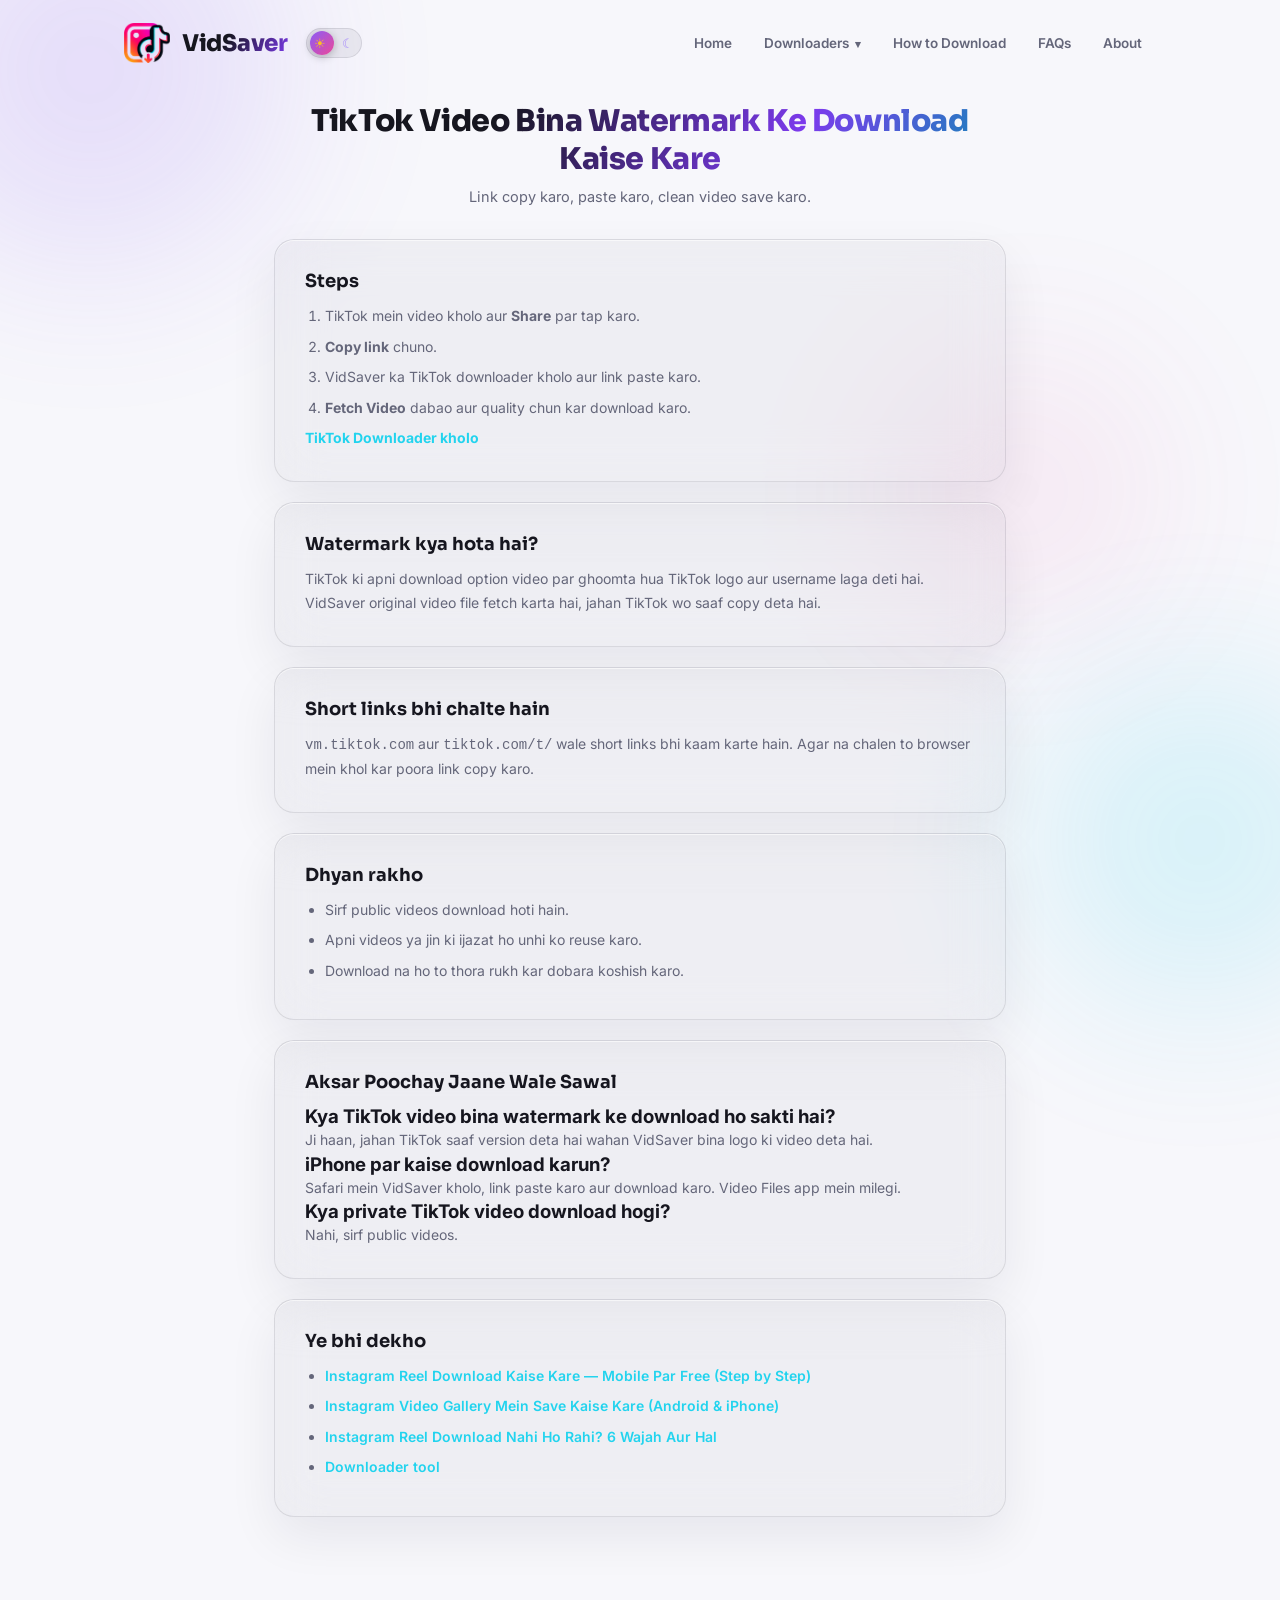
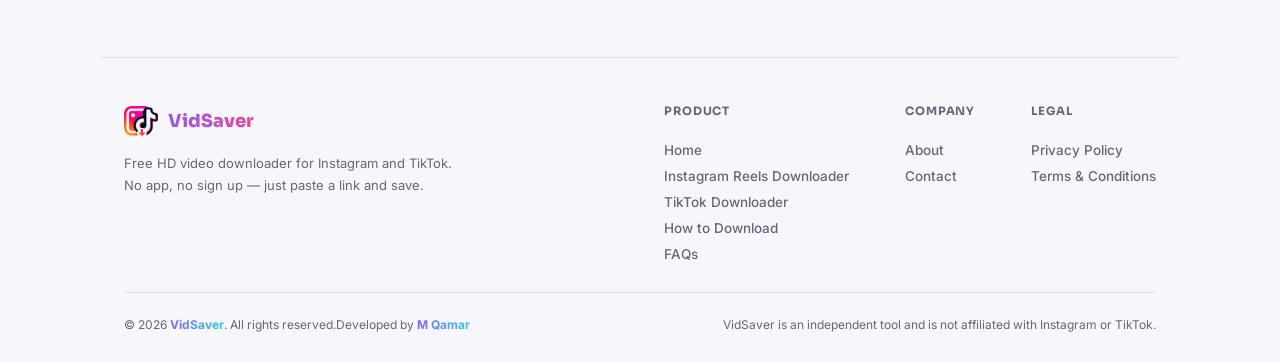
<file: tiktok-video-bina-watermark-download-kaise-kare.html>
<!DOCTYPE html>
<html lang="ur-Latn">
<head>
<!-- Google tag (gtag.js) -->
<script async src="https://www.googletagmanager.com/gtag/js?id=G-ZDQRNZ3Z0Q"></script>
<script>
  window.dataLayer = window.dataLayer || [];
  function gtag(){dataLayer.push(arguments);}
  gtag('js', new Date());
  gtag('config', 'G-ZDQRNZ3Z0Q');
</script>

<meta charset="UTF-8" />
<meta name="viewport" content="width=device-width, initial-scale=1.0" />
<title>TikTok Video Bina Watermark Ke Download Kaise Kare (Free, Mobile)</title>
<meta name="description" content="TikTok video bina watermark download kaise kare? Link copy karo, VidSaver mein paste karo aur clean HD video save karo. Android aur iPhone dono par.">
<meta name="theme-color" content="#0a0b12">
<link rel="canonical" href="https://vidsaver.site/tiktok-video-bina-watermark-download-kaise-kare.html">
<meta property="og:title" content="TikTok Video Bina Watermark Ke Download Kaise Kare (Free, Mobile)">
<meta property="og:description" content="TikTok video bina watermark download kaise kare? Link copy karo, VidSaver mein paste karo aur clean HD video save karo. Android aur iPhone dono par.">
<meta property="og:type" content="article">
<meta property="og:url" content="https://vidsaver.site/tiktok-video-bina-watermark-download-kaise-kare.html">
<meta property="og:image" content="https://vidsaver.site/logo.png">
<link rel="icon" href="logo.png" type="image/png">
<link rel="preconnect" href="https://fonts.googleapis.com">
<link href="https://fonts.googleapis.com/css2?family=Sora:wght@500;600;700;800&family=Inter:wght@400;500;600&display=swap" rel="stylesheet">
<link rel="stylesheet" href="style.css">
<script type="application/ld+json">
{
 "@context": "https://schema.org",
 "@type": "Article",
 "headline": "TikTok Video Bina Watermark Ke Download Kaise Kare",
 "description": "TikTok video bina watermark download kaise kare? Link copy karo, VidSaver mein paste karo aur clean HD video save karo. Android aur iPhone dono par.",
 "inLanguage": "ur-Latn",
 "dateModified": "2026-09-28",
 "datePublished": "2026-09-28",
 "author": {
  "@type": "Organization",
  "name": "VidSaver"
 },
 "mainEntityOfPage": "https://vidsaver.site/tiktok-video-bina-watermark-download-kaise-kare.html"
}
</script>
<script type="application/ld+json">
{
 "@context": "https://schema.org",
 "@type": "BreadcrumbList",
 "itemListElement": [
  {
   "@type": "ListItem",
   "position": 1,
   "name": "Home",
   "item": "https://vidsaver.site/"
  },
  {
   "@type": "ListItem",
   "position": 2,
   "name": "TikTok Video Bina Watermark Ke Download Kaise Kare",
   "item": "https://vidsaver.site/tiktok-video-bina-watermark-download-kaise-kare.html"
  }
 ]
}
</script>
<script type="application/ld+json">
{
 "@context": "https://schema.org",
 "@type": "FAQPage",
 "mainEntity": [
  {
   "@type": "Question",
   "name": "Kya TikTok video bina watermark ke download ho sakti hai?",
   "acceptedAnswer": {
    "@type": "Answer",
    "text": "Ji haan, jahan TikTok saaf version deta hai wahan VidSaver bina logo ki video deta hai."
   }
  },
  {
   "@type": "Question",
   "name": "iPhone par kaise download karun?",
   "acceptedAnswer": {
    "@type": "Answer",
    "text": "Safari mein VidSaver kholo, link paste karo aur download karo. Video Files app mein milegi."
   }
  },
  {
   "@type": "Question",
   "name": "Kya private TikTok video download hogi?",
   "acceptedAnswer": {
    "@type": "Answer",
    "text": "Nahi, sirf public videos."
   }
  }
 ]
}
</script>
</head>
<body>
<script>(function(){try{if(localStorage.getItem("vidsaver-theme")==="dark"){document.body.classList.add("dark-theme");}}catch(e){}})();</script>

<div class="glow one"></div>
<div class="glow two"></div>
<div class="glow three"></div>

<header class="site-header">
  <a class="brand" href="/">
    <img src="logo.png" alt="VidSaver logo">
    <span>VidSaver</span>
  </a>
  <div class="header-actions">
    <button class="theme-toggle" id="themeToggle" aria-label="Toggle light and dark theme" title="Switch theme">
      <span class="tt-icon tt-sun" aria-hidden="true">☀</span>
      <span class="tt-knob"></span>
      <span class="tt-icon tt-moon" aria-hidden="true">☾</span>
    </button>
    <button class="nav-toggle" id="navToggle" aria-label="Menu">☰</button>
  </div>
  <nav class="main-nav" id="mainNav">
    <a href="/">Home</a>
    <div class="nav-dd"><button class="nav-dd-btn" type="button" aria-haspopup="true">Downloaders</button><div class="nav-dd-menu"><a href="instagram-reels-downloader.html">Instagram Reels</a><a href="tiktok-downloader-no-watermark.html">TikTok Downloader</a></div></div>
    <a href="how-to-download.html">How to Download</a>
    <a href="faq.html">FAQs</a>
    <a href="about.html">About</a>
  </nav>
</header>

<main class="content-wrap">
  <div class="content-hero">
    <h1>TikTok Video Bina Watermark Ke Download Kaise Kare</h1>
    <p>Link copy karo, paste karo, clean video save karo.</p>
  </div>
<div class="content-card"><h2>Steps</h2><ol><li>TikTok mein video kholo aur <b>Share</b> par tap karo.</li><li><b>Copy link</b> chuno.</li><li>VidSaver ka TikTok downloader kholo aur link paste karo.</li><li><b>Fetch Video</b> dabao aur quality chun kar download karo.</li></ol><p><a class="inline-link" href="tiktok-downloader-no-watermark.html"><b>TikTok Downloader kholo</b></a></p></div>
<div class="content-card"><h2>Watermark kya hota hai?</h2><p>TikTok ki apni download option video par ghoomta hua TikTok logo aur username laga deti hai. VidSaver original video file fetch karta hai, jahan TikTok wo saaf copy deta hai.</p></div>
<div class="content-card"><h2>Short links bhi chalte hain</h2><p><code>vm.tiktok.com</code> aur <code>tiktok.com/t/</code> wale short links bhi kaam karte hain. Agar na chalen to browser mein khol kar poora link copy karo.</p></div>
<div class="content-card"><h2>Dhyan rakho</h2><ul><li>Sirf public videos download hoti hain.</li><li>Apni videos ya jin ki ijazat ho unhi ko reuse karo.</li><li>Download na ho to thora rukh kar dobara koshish karo.</li></ul></div>
<div class="content-card"><h2>Aksar Poochay Jaane Wale Sawal</h2><h3>Kya TikTok video bina watermark ke download ho sakti hai?</h3><p>Ji haan, jahan TikTok saaf version deta hai wahan VidSaver bina logo ki video deta hai.</p><h3>iPhone par kaise download karun?</h3><p>Safari mein VidSaver kholo, link paste karo aur download karo. Video Files app mein milegi.</p><h3>Kya private TikTok video download hogi?</h3><p>Nahi, sirf public videos.</p></div>
<div class="content-card"><h2>Ye bhi dekho</h2><ul><li><a class="inline-link" href="instagram-reel-download-kaise-kare.html">Instagram Reel Download Kaise Kare — Mobile Par Free (Step by Step)</a></li><li><a class="inline-link" href="instagram-video-gallery-mein-save-kaise-kare.html">Instagram Video Gallery Mein Save Kaise Kare (Android & iPhone)</a></li><li><a class="inline-link" href="instagram-reel-download-nahi-ho-rahi.html">Instagram Reel Download Nahi Ho Rahi? 6 Wajah Aur Hal</a></li><li><a class="inline-link" href="tiktok-downloader-no-watermark.html">Downloader tool</a></li></ul></div>
</main>

<footer class="site-footer">
  <div class="footer-top">
    <div class="footer-brand">
      <a class="footer-logo" href="/">
        <img src="logo.png" alt="VidSaver logo">
        <span>VidSaver</span>
      </a>
      <p>Free HD video downloader for Instagram and TikTok. No app, no sign up — just paste a link and save.</p>
    </div>
    <div class="footer-cols">
      <div class="footer-col">
        <h4>Product</h4>
        <a href="/">Home</a>
        <a href="instagram-reels-downloader.html">Instagram Reels Downloader</a>
        <a href="tiktok-downloader-no-watermark.html">TikTok Downloader</a>
        <a href="how-to-download.html">How to Download</a>
        <a href="faq.html">FAQs</a>
      </div>
      <div class="footer-col">
        <h4>Company</h4>
        <a href="about.html">About</a>
        <a href="mailto:support@vidsaver.site">Contact</a>
      </div>
      <div class="footer-col">
        <h4>Legal</h4>
        <a href="privacy-policy.html">Privacy Policy</a>
        <a href="terms.html">Terms &amp; Conditions</a>
      </div>
    </div>
  </div>
  <div class="footer-bottom">
    <span>© 2026 <b>VidSaver</b>. All rights reserved.<br class="footer-br">Developed by <b>M&nbsp;Qamar</b></span>
    <span class="footer-disclaimer">VidSaver is an independent tool and is not affiliated with Instagram or TikTok.</span>
  </div>
</footer>

<script>
  document.getElementById("navToggle").addEventListener("click", () => {
    document.getElementById("mainNav").classList.toggle("open");
  });
</script>

<script>
  (function () {
    var THEME_KEY = "vidsaver-theme";
    var saved = localStorage.getItem(THEME_KEY);
    if (saved === "dark") document.body.classList.add("dark-theme");
    var themeToggle = document.getElementById("themeToggle");
    if (themeToggle) {
      themeToggle.addEventListener("click", function () {
        var isDark = document.body.classList.toggle("dark-theme");
        localStorage.setItem(THEME_KEY, isDark ? "dark" : "light");
      });
    }
  })();
</script>
</body>
</html>
</file>
<file: style.css>
:root {
  --bg: #f7f7fb;
  --panel: rgba(20,20,45,0.035);
  --border: rgba(20,20,40,0.10);
  --text: #16161f;
  --text-dim: #64667a;
  --violet: #8b5cf6;
  --cyan: #22d3ee;
  --pink: #ec4899;
}

* { margin: 0; padding: 0; box-sizing: border-box; }

html { scroll-behavior: smooth; }

body {
  min-height: 100vh;
  background: var(--bg);
  font-family: 'Inter', sans-serif;
  color: var(--text);
  position: relative;
  overflow-x: hidden;
  transition: background-color 0.25s ease, color 0.25s ease;
}

a { color: inherit; text-decoration: none; }

/* Ambient glow blobs in background */
.glow {
  position: fixed;
  border-radius: 50%;
  filter: blur(90px);
  opacity: 0.16;
  z-index: 0;
  pointer-events: none;
}
.glow.one { width: 380px; height: 380px; background: var(--violet); top: -120px; left: -100px; animation: float1 12s ease-in-out infinite; }
.glow.two { width: 320px; height: 320px; background: var(--cyan); bottom: -100px; right: -80px; animation: float2 14s ease-in-out infinite; }
.glow.three { width: 260px; height: 260px; background: var(--pink); top: 40%; right: 10%; opacity: 0.09; animation: float1 16s ease-in-out infinite reverse; }

@keyframes float1 { 0%,100% { transform: translate(0,0); } 50% { transform: translate(40px, 30px); } }
@keyframes float2 { 0%,100% { transform: translate(0,0); } 50% { transform: translate(-30px, -40px); } }

/* ---------- Site header / nav ---------- */
.site-header {
  position: relative;
  z-index: 5;
  display: flex;
  align-items: center;
  justify-content: space-between;
  max-width: 1080px;
  margin: 0 auto;
  padding: 20px 24px 0;
}
.brand { display: flex; align-items: center; gap: 12px; }
.brand img { width: 46px; height: 46px; object-fit: contain; display: block; }
.brand span {
  font-family: 'Sora', sans-serif;
  font-weight: 800;
  font-size: 23px;
  letter-spacing: -0.3px;
  background: linear-gradient(120deg, #16161f 40%, #7c3aed 100%);
  -webkit-background-clip: text;
  -webkit-text-fill-color: transparent;
  background-clip: text;
}

.header-actions { display: flex; align-items: center; gap: 10px; }

/* Theme toggle switch */
.theme-toggle {
  position: relative;
  width: 56px;
  height: 30px;
  border-radius: 20px;
  border: 1px solid var(--border);
  background: rgba(20,20,40,0.06);
  cursor: pointer;
  display: flex;
  align-items: center;
  justify-content: space-between;
  padding: 0 7px;
  transition: background 0.2s ease, border-color 0.2s ease;
}
.theme-toggle .tt-icon {
  font-size: 13px;
  line-height: 1;
  z-index: 1;
  color: var(--text-dim);
  transition: color 0.2s ease;
}
.theme-toggle .tt-sun { color: #fbbf24; }
.theme-toggle .tt-moon { color: #a78bfa; }
.theme-toggle .tt-knob {
  position: absolute;
  top: 2px;
  left: 3px;
  width: 24px;
  height: 24px;
  border-radius: 50%;
  background: linear-gradient(135deg, var(--violet), var(--pink));
  box-shadow: 0 2px 8px rgba(0,0,0,0.25);
  transition: transform 0.25s cubic-bezier(.4,0,.2,1);
}
body.dark-theme .theme-toggle .tt-knob { transform: translateX(24px); }

nav.main-nav {
  display: flex;
  align-items: center;
  gap: 4px;
}
nav.main-nav a {
  font-size: 13.5px;
  font-weight: 600;
  color: var(--text-dim);
  padding: 8px 14px;
  border-radius: 9px;
  transition: color 0.15s ease, background 0.15s ease;
}
nav.main-nav a:hover { color: var(--text); background: rgba(20,20,40,0.05); }
nav.main-nav a.active { color: var(--text); background: rgba(139,92,246,0.14); }

.nav-toggle {
  display: none;
  width: 40px; height: 40px;
  border-radius: 10px;
  border: 1px solid var(--border);
  background: rgba(20,20,40,0.04);
  color: var(--text);
  font-size: 18px;
  cursor: pointer;
  align-items: center;
  justify-content: center;
  flex-shrink: 0;
}

@media (max-width: 720px) {
  nav.main-nav {
    position: absolute;
    top: 64px;
    left: 16px;
    right: 16px;
    background: #ffffff;
    border: 1px solid var(--border);
    border-radius: 14px;
    flex-direction: column;
    align-items: stretch;
    padding: 8px;
    display: none;
    box-shadow: 0 20px 50px rgba(20,20,45,0.15);
  }
  nav.main-nav.open { display: flex; }
  nav.main-nav a { padding: 12px 14px; }
  .nav-toggle { display: flex; }
}

/* ---------- Page wrap / hero used on index ---------- */
.page-body {
  display: flex;
  align-items: center;
  justify-content: center;
  padding: 24px;
}
.wrap { position: relative; z-index: 1; width: 100%; max-width: 540px; margin: 0 auto; }

header.hero { text-align: center; margin-bottom: 30px; }
header.hero .badge {
  display: inline-flex;
  align-items: center;
  gap: 6px;
  padding: 5px 14px;
  border-radius: 20px;
  background: rgba(124,58,237,0.09);
  border: 1px solid rgba(124,58,237,0.25);
  font-size: 11.5px;
  color: #7c3aed;
  font-weight: 600;
  letter-spacing: 0.4px;
  margin-bottom: 16px;
}
header.hero .badge .dot {
  width: 6px; height: 6px; border-radius: 50%;
  background: var(--cyan);
  box-shadow: 0 0 8px var(--cyan);
}
header.hero h1 {
  font-family: 'Sora', sans-serif;
  font-weight: 800;
  font-size: 28px;
  letter-spacing: -0.4px;
  background: linear-gradient(120deg, #16161f 30%, #7c3aed 70%, #0891b2 100%);
  -webkit-background-clip: text;
  -webkit-text-fill-color: transparent;
  background-clip: text;
  margin-bottom: 10px;
}
header.hero p { color: var(--text-dim); font-size: 14px; }
header.hero p b { color: var(--text); font-weight: 600; }

.card {
  background: var(--panel);
  backdrop-filter: blur(24px);
  -webkit-backdrop-filter: blur(24px);
  border: 1px solid var(--border);
  border-radius: 20px;
  padding: 26px;
  box-shadow: 0 20px 50px rgba(20,20,45,0.07), inset 0 1px 0 rgba(255,255,255,0.6);
}

.search { display: flex; flex-wrap: wrap; gap: 10px; }
.input-shell { flex: 1 1 220px; min-width: 0; position: relative; }
input[type="text"] {
  width: 100%;
  padding: 15px 16px;
  border-radius: 12px;
  border: 1px solid var(--border);
  background: rgba(20,20,40,0.03);
  color: var(--text);
  font-size: 14px;
  font-family: 'Inter', sans-serif;
  outline: none;
  transition: border-color 0.2s ease, box-shadow 0.2s ease;
}
input[type="text"]:focus { border-color: var(--violet); box-shadow: 0 0 0 3px rgba(139,92,246,0.15); }
input[type="text"]::placeholder { color: #9a9db0; }

button#fetchBtn {
  flex: 1 1 100%;
  padding: 15px 22px;
  border-radius: 12px;
  border: none;
  background: linear-gradient(135deg, var(--violet), var(--pink));
  color: #fff;
  font-weight: 700;
  font-size: 14px;
  font-family: 'Sora', sans-serif;
  cursor: pointer;
  box-shadow: 0 8px 24px rgba(139,92,246,0.35);
  transition: transform 0.15s ease, box-shadow 0.15s ease;
}
button#fetchBtn:hover { transform: translateY(-2px); box-shadow: 0 10px 30px rgba(139,92,246,0.5); }
button#fetchBtn:active { transform: translateY(0); }
button#fetchBtn:disabled { opacity: 0.5; cursor: not-allowed; transform: none; }

@media (min-width: 460px) { button#fetchBtn { flex: 0 0 auto; } }

.status-line { margin-top: 14px; font-size: 13px; color: var(--text-dim); min-height: 16px; }
.status-line.error { color: #f87171; }
.status-line.success { color: #4ade80; }

.loading { display: none; align-items: center; gap: 12px; padding: 16px 0 4px; color: var(--text-dim); font-size: 13px; }
.loading.show { display: flex; }
.pulse-ring {
  width: 16px; height: 16px;
  border-radius: 50%;
  border: 2px solid var(--violet);
  border-top-color: var(--cyan);
  animation: spin 0.8s linear infinite;
}
@keyframes spin { to { transform: rotate(360deg); } }

.result { display: none; margin-top: 22px; padding-top: 22px; border-top: 1px solid var(--border); }
.result.show { display: block; }

.video-info { display: flex; gap: 14px; align-items: center; margin-bottom: 18px; }
.video-info .thumb-wrap { position: relative; flex-shrink: 0; border-radius: 10px; overflow: hidden; border: 1px solid var(--border); }
.video-info img { width: 100px; height: 68px; object-fit: cover; display: block; }
.video-info .meta { flex: 1 1 auto; min-width: 0; max-width: 100%; }
.video-info h3 {
  font-size: 14px;
  font-weight: 600;
  line-height: 1.45;
  overflow: hidden;
  display: -webkit-box;
  -webkit-line-clamp: 2;
  -webkit-box-orient: vertical;
  overflow-wrap: anywhere;
  word-break: break-word;
}
.video-info .plat-tag {
  display: inline-flex;
  align-items: center;
  gap: 5px;
  margin-top: 7px;
  font-size: 11px;
  font-weight: 600;
  color: #0e7490;
  background: rgba(14,116,144,0.09);
  border: 1px solid rgba(14,116,144,0.25);
  padding: 3px 10px;
  border-radius: 20px;
  text-transform: capitalize;
}

.qualities-label { font-size: 11.5px; font-weight: 700; color: var(--text-dim); text-transform: uppercase; letter-spacing: 0.6px; margin-bottom: 10px; }
.qualities { display: flex; flex-direction: column; gap: 8px; }
.quality-row {
  display: flex;
  justify-content: space-between;
  align-items: center;
  padding: 13px 16px;
  border: 1px solid var(--border);
  border-radius: 12px;
  background: rgba(20,20,40,0.025);
  cursor: pointer;
  transition: border-color 0.2s ease, background 0.2s ease, transform 0.15s ease;
}
.quality-row:hover { border-color: var(--violet); background: rgba(139,92,246,0.08); transform: translateX(2px); }
.quality-row .q-left { display: flex; align-items: center; gap: 10px; }
.quality-row .q-label { font-size: 13.5px; font-weight: 700; font-family: 'Sora', sans-serif; }
.quality-row .q-size { font-size: 11.5px; color: var(--text-dim); }
.quality-row .q-download {
  font-size: 12px;
  font-weight: 700;
  background: linear-gradient(120deg, #0e7490, #7c3aed);
  -webkit-background-clip: text;
  -webkit-text-fill-color: transparent;
  background-clip: text;
}

/* ---------- Long-form landing sections (used on homepage) ---------- */
.section {
  position: relative;
  z-index: 1;
  max-width: 1080px;
  margin: 0 auto;
  padding: 70px 24px;
}
.section.tight { padding-top: 40px; }
.section-header { text-align: center; max-width: 640px; margin: 0 auto 40px; }
.section-header .eyebrow {
  display: inline-flex;
  align-items: center;
  gap: 6px;
  padding: 5px 14px;
  border-radius: 20px;
  background: rgba(124,58,237,0.09);
  border: 1px solid rgba(124,58,237,0.25);
  font-size: 11.5px;
  color: #7c3aed;
  font-weight: 600;
  letter-spacing: 0.4px;
  margin-bottom: 14px;
}
.section-header .eyebrow .dot { width: 6px; height: 6px; border-radius: 50%; background: var(--cyan); box-shadow: 0 0 8px var(--cyan); }
.section-header h2 {
  font-family: 'Sora', sans-serif;
  font-weight: 800;
  font-size: 28px;
  letter-spacing: -0.4px;
  color: var(--text);
  margin-bottom: 12px;
}
.section-header p { color: var(--text-dim); font-size: 14.5px; line-height: 1.7; }

.divider {
  max-width: 1080px;
  margin: 0 auto;
  height: 1px;
  background: linear-gradient(90deg, transparent, var(--border) 20%, var(--border) 80%, transparent);
}

.intro-copy { max-width: 720px; margin: 0 auto; text-align: center; }
.intro-copy p { color: var(--text-dim); font-size: 14.5px; line-height: 1.8; }
.intro-copy p + p { margin-top: 12px; }

.steps-grid { display: grid; grid-template-columns: repeat(3, 1fr); gap: 18px; }
@media (max-width: 780px) { .steps-grid { grid-template-columns: 1fr; } }
.step-card {
  background: var(--panel);
  backdrop-filter: blur(24px);
  -webkit-backdrop-filter: blur(24px);
  border: 1px solid var(--border);
  border-radius: 18px;
  padding: 26px 22px;
  text-align: center;
}
.step-card .step-badge {
  width: 44px; height: 44px;
  border-radius: 13px;
  background: linear-gradient(135deg, var(--violet), var(--pink));
  color: #fff;
  font-family: 'Sora', sans-serif;
  font-weight: 800;
  font-size: 16px;
  display: flex; align-items: center; justify-content: center;
  margin: 0 auto 16px;
}
.step-card h3 { font-family: 'Sora', sans-serif; font-size: 15px; font-weight: 700; margin-bottom: 8px; }
.step-card p { color: var(--text-dim); font-size: 13.5px; line-height: 1.65; }

.why-grid { display: grid; grid-template-columns: repeat(4, 1fr); gap: 16px; }
@media (max-width: 900px) { .why-grid { grid-template-columns: repeat(2, 1fr); } }
@media (max-width: 480px) { .why-grid { grid-template-columns: 1fr; } }
.why-card {
  background: var(--panel);
  border: 1px solid var(--border);
  border-radius: 16px;
  padding: 22px 18px;
}
.why-card .icon {
  width: 36px; height: 36px;
  border-radius: 10px;
  background: rgba(34,211,238,0.12);
  color: var(--cyan);
  display: flex; align-items: center; justify-content: center;
  font-size: 17px;
  margin-bottom: 14px;
}
.why-card h3 { font-family: 'Sora', sans-serif; font-size: 14.5px; font-weight: 700; margin-bottom: 6px; }
.why-card p { color: var(--text-dim); font-size: 13px; line-height: 1.6; }

.features-grid { display: grid; grid-template-columns: repeat(3, 1fr); gap: 18px; }
@media (max-width: 900px) { .features-grid { grid-template-columns: repeat(2, 1fr); } }
@media (max-width: 560px) { .features-grid { grid-template-columns: 1fr; } }
.feature-card {
  background: var(--panel);
  border: 1px solid var(--border);
  border-radius: 16px;
  padding: 24px 20px;
  transition: border-color 0.2s ease, transform 0.2s ease;
}
.feature-card:hover { border-color: var(--violet); transform: translateY(-3px); }
.feature-card .tag {
  display: inline-block;
  font-size: 10.5px;
  font-weight: 700;
  letter-spacing: 0.4px;
  color: #0e7490;
  background: rgba(14,116,144,0.09);
  border: 1px solid rgba(14,116,144,0.25);
  padding: 3px 10px;
  border-radius: 20px;
  text-transform: uppercase;
  margin-bottom: 12px;
}
.feature-card h3 { font-family: 'Sora', sans-serif; font-size: 15px; font-weight: 700; margin-bottom: 8px; }
.feature-card p { color: var(--text-dim); font-size: 13.5px; line-height: 1.65; }

/* ---------- Content pages (About / FAQ / Terms / Privacy / How-to) ---------- */
.content-wrap {
  position: relative;
  z-index: 1;
  max-width: 780px;
  margin: 0 auto;
  padding: 36px 24px 60px;
}
.content-hero { text-align: center; margin-bottom: 34px; }
.content-hero .eyebrow {
  display: inline-flex;
  align-items: center;
  gap: 6px;
  padding: 5px 14px;
  border-radius: 20px;
  background: rgba(124,58,237,0.09);
  border: 1px solid rgba(124,58,237,0.25);
  font-size: 11.5px;
  color: #7c3aed;
  font-weight: 600;
  letter-spacing: 0.4px;
  margin-bottom: 14px;
}
.content-hero h1 {
  font-family: 'Sora', sans-serif;
  font-weight: 800;
  font-size: 30px;
  letter-spacing: -0.4px;
  background: linear-gradient(120deg, #16161f 30%, #7c3aed 70%, #0891b2 100%);
  -webkit-background-clip: text;
  -webkit-text-fill-color: transparent;
  background-clip: text;
  margin-bottom: 10px;
}
.content-hero p { color: var(--text-dim); font-size: 14.5px; max-width: 520px; margin: 0 auto; }

.content-card {
  background: var(--panel);
  backdrop-filter: blur(24px);
  -webkit-backdrop-filter: blur(24px);
  border: 1px solid var(--border);
  border-radius: 20px;
  padding: 30px;
  box-shadow: 0 20px 50px rgba(20,20,45,0.07), inset 0 1px 0 rgba(255,255,255,0.6);
  margin-bottom: 20px;
}

.content-card h2 {
  font-family: 'Sora', sans-serif;
  font-size: 18px;
  font-weight: 700;
  margin-bottom: 12px;
  color: var(--text);
}
.content-card h2 .num {
  display: inline-flex;
  align-items: center;
  justify-content: center;
  width: 26px; height: 26px;
  border-radius: 8px;
  background: rgba(139,92,246,0.15);
  color: var(--cyan);
  font-size: 12px;
  margin-right: 8px;
  font-family: 'Inter', sans-serif;
}
.content-card p, .content-card li { color: var(--text-dim); font-size: 14px; line-height: 1.75; }
.content-card p + p { margin-top: 10px; }
.content-card ul, .content-card ol { padding-left: 20px; margin-top: 6px; }
.content-card li { margin-bottom: 6px; }
.content-card a.inline-link { color: var(--cyan); font-weight: 600; }
.content-card a.inline-link:hover { text-decoration: underline; }

.step-list { display: flex; flex-direction: column; gap: 14px; }
.step-item { display: flex; gap: 14px; align-items: flex-start; }
.step-item .step-num {
  flex-shrink: 0;
  width: 30px; height: 30px;
  border-radius: 9px;
  background: linear-gradient(135deg, var(--violet), var(--pink));
  color: #fff;
  font-family: 'Sora', sans-serif;
  font-weight: 700;
  font-size: 13px;
  display: flex; align-items: center; justify-content: center;
}
.step-item .step-text h3 { font-size: 14.5px; font-weight: 700; color: var(--text); margin-bottom: 3px; }
.step-item .step-text p { font-size: 13.5px; color: var(--text-dim); line-height: 1.6; }

.faq-item { border: 1px solid var(--border); border-radius: 14px; margin-bottom: 10px; overflow: hidden; background: rgba(20,20,40,0.02); }
.faq-q {
  width: 100%;
  text-align: left;
  padding: 16px 18px;
  background: transparent;
  border: none;
  color: var(--text);
  font-family: 'Inter', sans-serif;
  font-weight: 600;
  font-size: 14px;
  cursor: pointer;
  display: flex;
  justify-content: space-between;
  align-items: center;
  gap: 12px;
}
.faq-q .icon { color: var(--cyan); font-size: 16px; transition: transform 0.2s ease; flex-shrink: 0; }
.faq-item.open .faq-q .icon { transform: rotate(45deg); }
.faq-a { max-height: 0; overflow: hidden; transition: max-height 0.25s ease; }
.faq-item.open .faq-a { max-height: 400px; }
.faq-a-inner { padding: 0 18px 16px; color: var(--text-dim); font-size: 13.5px; line-height: 1.7; }

.cta-band {
  text-align: center;
  padding: 30px;
}
.cta-band a.btn {
  display: inline-block;
  padding: 14px 30px;
  border-radius: 12px;
  background: linear-gradient(135deg, var(--violet), var(--pink));
  color: #fff;
  font-weight: 700;
  font-family: 'Sora', sans-serif;
  font-size: 14px;
  box-shadow: 0 8px 24px rgba(139,92,246,0.35);
}

/* ---------- Footer ---------- */
footer.site-footer {
  position: relative;
  z-index: 1;
  max-width: 1080px;
  margin: 60px auto 0;
  padding: 46px 24px 28px;
  border-top: 1px solid var(--border);
}

.footer-top {
  display: flex;
  flex-wrap: wrap;
  justify-content: space-between;
  gap: 40px;
  padding-bottom: 30px;
}

.footer-brand { max-width: 340px; }
.footer-logo { display: flex; align-items: center; gap: 10px; margin-bottom: 14px; }
.footer-logo img { width: 34px; height: 34px; object-fit: contain; display: block; }
.footer-logo span {
  font-family: 'Sora', sans-serif;
  font-weight: 800;
  font-size: 18px;
  background: linear-gradient(120deg, var(--violet), var(--pink));
  -webkit-background-clip: text;
  -webkit-text-fill-color: transparent;
  background-clip: text;
}
.footer-brand p { font-size: 13px; color: var(--text-dim); line-height: 1.7; }

.footer-cols {
  display: flex;
  flex-wrap: wrap;
  gap: 40px 56px;
}
.footer-col h4 {
  font-family: 'Sora', sans-serif;
  font-size: 11.5px;
  font-weight: 700;
  letter-spacing: 0.8px;
  text-transform: uppercase;
  color: var(--text-dim);
  margin-bottom: 14px;
}
.footer-col { display: flex; flex-direction: column; gap: 10px; }
.footer-col a { font-size: 13.5px; font-weight: 500; color: var(--text-dim); transition: color 0.15s ease; }
.footer-col a:hover { color: var(--text); }

.footer-bottom {
  display: flex;
  flex-wrap: wrap;
  justify-content: space-between;
  align-items: center;
  gap: 10px 20px;
  padding-top: 22px;
  border-top: 1px solid var(--border);
  font-size: 12px;
  color: var(--text-dim);
  line-height: 1.7;
}
.footer-bottom b {
  background: linear-gradient(120deg, var(--violet), var(--cyan));
  -webkit-background-clip: text;
  -webkit-text-fill-color: transparent;
  background-clip: text;
  font-weight: 700;
  white-space: nowrap;
}
.footer-bottom .footer-disclaimer { color: var(--text-dim); }
.footer-br { display: none; }

@media (max-width: 640px) {
  .footer-top { gap: 30px; }
  .footer-cols { flex-direction: column; gap: 26px; }
  .footer-bottom {
    flex-direction: column;
    align-items: center;
    text-align: center;
    gap: 12px;
  }
  .footer-bottom .footer-disclaimer {
    padding-top: 10px;
    margin-top: 4px;
    border-top: 1px solid var(--border);
    max-width: 320px;
    font-size: 11.5px;
  }
  .footer-br { display: inline; }
}

/* ---------- Dark theme (opt-in via toggle) ---------- */
body.dark-theme {
  --bg: #0a0b12;
  --panel: rgba(255,255,255,0.045);
  --border: rgba(255,255,255,0.09);
  --text: #eef0f6;
  --text-dim: #8b8fa3;
}
body.dark-theme .glow.one,
body.dark-theme .glow.two { opacity: 0.35; }
body.dark-theme .glow.three { opacity: 0.18; }
body.dark-theme .card,
body.dark-theme .content-card {
  box-shadow: 0 20px 60px rgba(0,0,0,0.5), inset 0 1px 0 rgba(255,255,255,0.06);
}
body.dark-theme .brand span {
  background: linear-gradient(120deg, #fff 40%, #c4b5fd 100%);
  -webkit-background-clip: text;
  -webkit-text-fill-color: transparent;
  background-clip: text;
}
body.dark-theme header.hero h1,
body.dark-theme .content-hero h1 {
  background: linear-gradient(120deg, #fff 30%, #c4b5fd 70%, var(--cyan) 100%);
  -webkit-background-clip: text;
  -webkit-text-fill-color: transparent;
  background-clip: text;
}
body.dark-theme .theme-toggle { background: rgba(255,255,255,0.06); }
body.dark-theme header.hero .badge,
body.dark-theme .section-header .eyebrow,
body.dark-theme .content-hero .eyebrow {
  color: #c4b5fd;
  background: rgba(139,92,246,0.12);
  border-color: rgba(139,92,246,0.3);
}
body.dark-theme .video-info .plat-tag,
body.dark-theme .feature-card .tag {
  color: var(--cyan);
  background: rgba(34,211,238,0.1);
  border-color: rgba(34,211,238,0.25);
}
body.dark-theme .quality-row .q-download {
  background: linear-gradient(120deg, var(--cyan), var(--violet));
  -webkit-background-clip: text;
  -webkit-text-fill-color: transparent;
  background-clip: text;
}
body.dark-theme nav.main-nav a:hover { background: rgba(255,255,255,0.05); }
body.dark-theme .nav-toggle,
body.dark-theme input[type="text"] {
  background: rgba(255,255,255,0.04);
}
body.dark-theme input[type="text"]::placeholder { color: #5c5f6f; }
body.dark-theme .quality-row,
body.dark-theme .faq-item {
  background: rgba(255,255,255,0.02);
}
@media (max-width: 720px) {
  body.dark-theme nav.main-nav { background: #12101d; box-shadow: 0 20px 50px rgba(0,0,0,0.5); }
}

/* ---------- Header nav: dropdown + no wrapping ---------- */
nav.main-nav a, .nav-dd-btn { white-space: nowrap; }
.nav-dd { position: relative; }
.nav-dd-btn {
  font: inherit; font-size: 13.5px; font-weight: 600; color: var(--text-dim);
  background: none; border: 0; padding: 8px 14px; border-radius: 9px; cursor: pointer;
  transition: color .15s ease, background .15s ease;
}
.nav-dd-btn::after { content: "▾"; margin-left: 6px; font-size: 11px; }
.nav-dd-btn:hover, .nav-dd:focus-within .nav-dd-btn { color: var(--text); background: rgba(20,20,40,0.05); }
.nav-dd.active .nav-dd-btn { color: var(--text); background: rgba(139,92,246,0.14); }
.nav-dd-menu {
  display: none; position: absolute; top: 100%; left: 0; min-width: 200px; padding: 6px; margin-top: 4px;
  background: #fff; border: 1px solid var(--border); border-radius: 12px; box-shadow: 0 16px 40px rgba(20,20,45,.14); z-index: 20;
}
.nav-dd:hover .nav-dd-menu, .nav-dd:focus-within .nav-dd-menu { display: block; }
.nav-dd-menu a { display: block; }
body.dark-theme .nav-dd-menu { background: #12101d; }
body.dark-theme .nav-dd-btn:hover, body.dark-theme .nav-dd:focus-within .nav-dd-btn { background: rgba(255,255,255,0.05); }
@media (max-width: 720px) {
  .nav-dd-btn { width: 100%; text-align: left; padding: 12px 14px; }
  .nav-dd-menu { display: block; position: static; box-shadow: none; border: 0; padding: 0 0 0 14px; margin: 0; background: transparent; }
}

/* ---------- Guides section (cards) ---------- */
a.feature-card { display: block; color: inherit; text-decoration: none; }
.feature-card .go { display: inline-block; margin-top: 12px; font-size: 13px; font-weight: 700; color: var(--violet); }
.site-header .header-actions { margin-right: auto; margin-left: 18px; }
#guides .features-grid { grid-template-columns: repeat(2, 1fr); max-width: 860px; margin: 0 auto; }
@media (max-width: 560px) { #guides .features-grid { grid-template-columns: 1fr; } }
</file>
